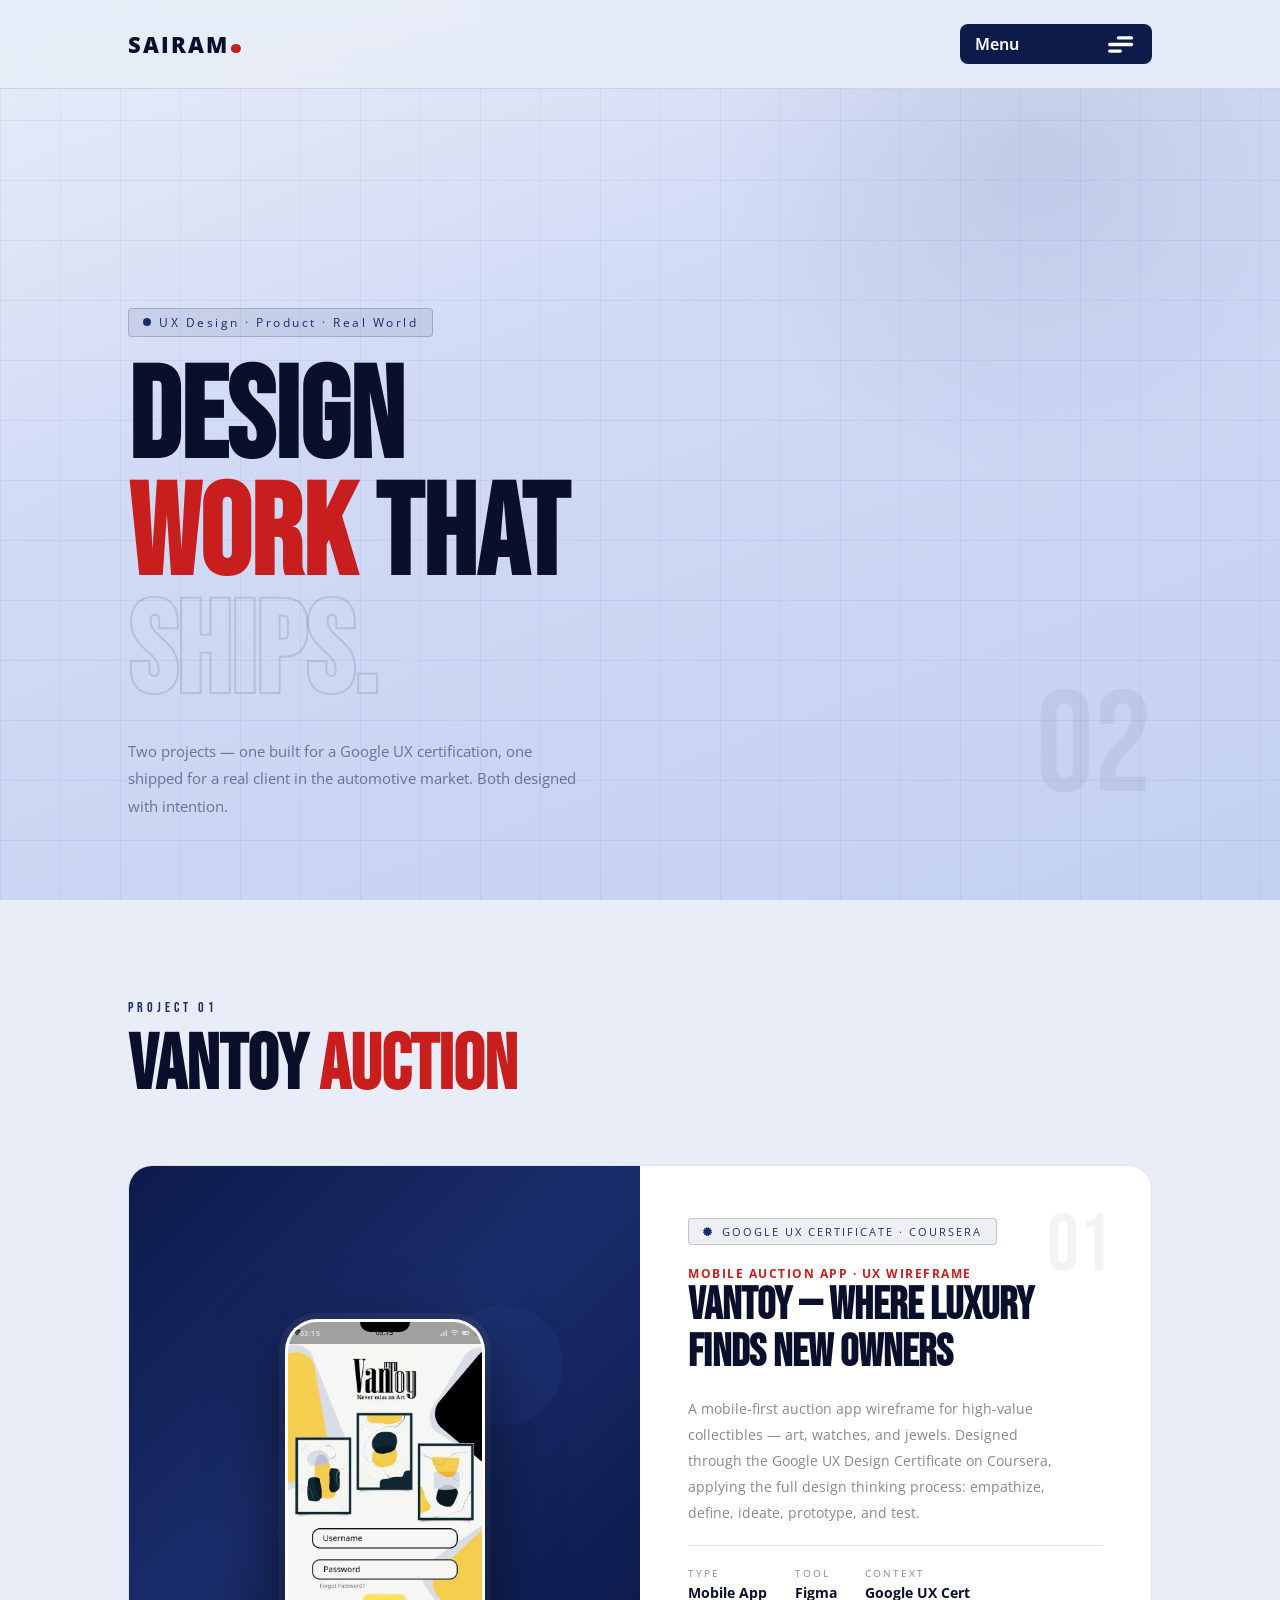
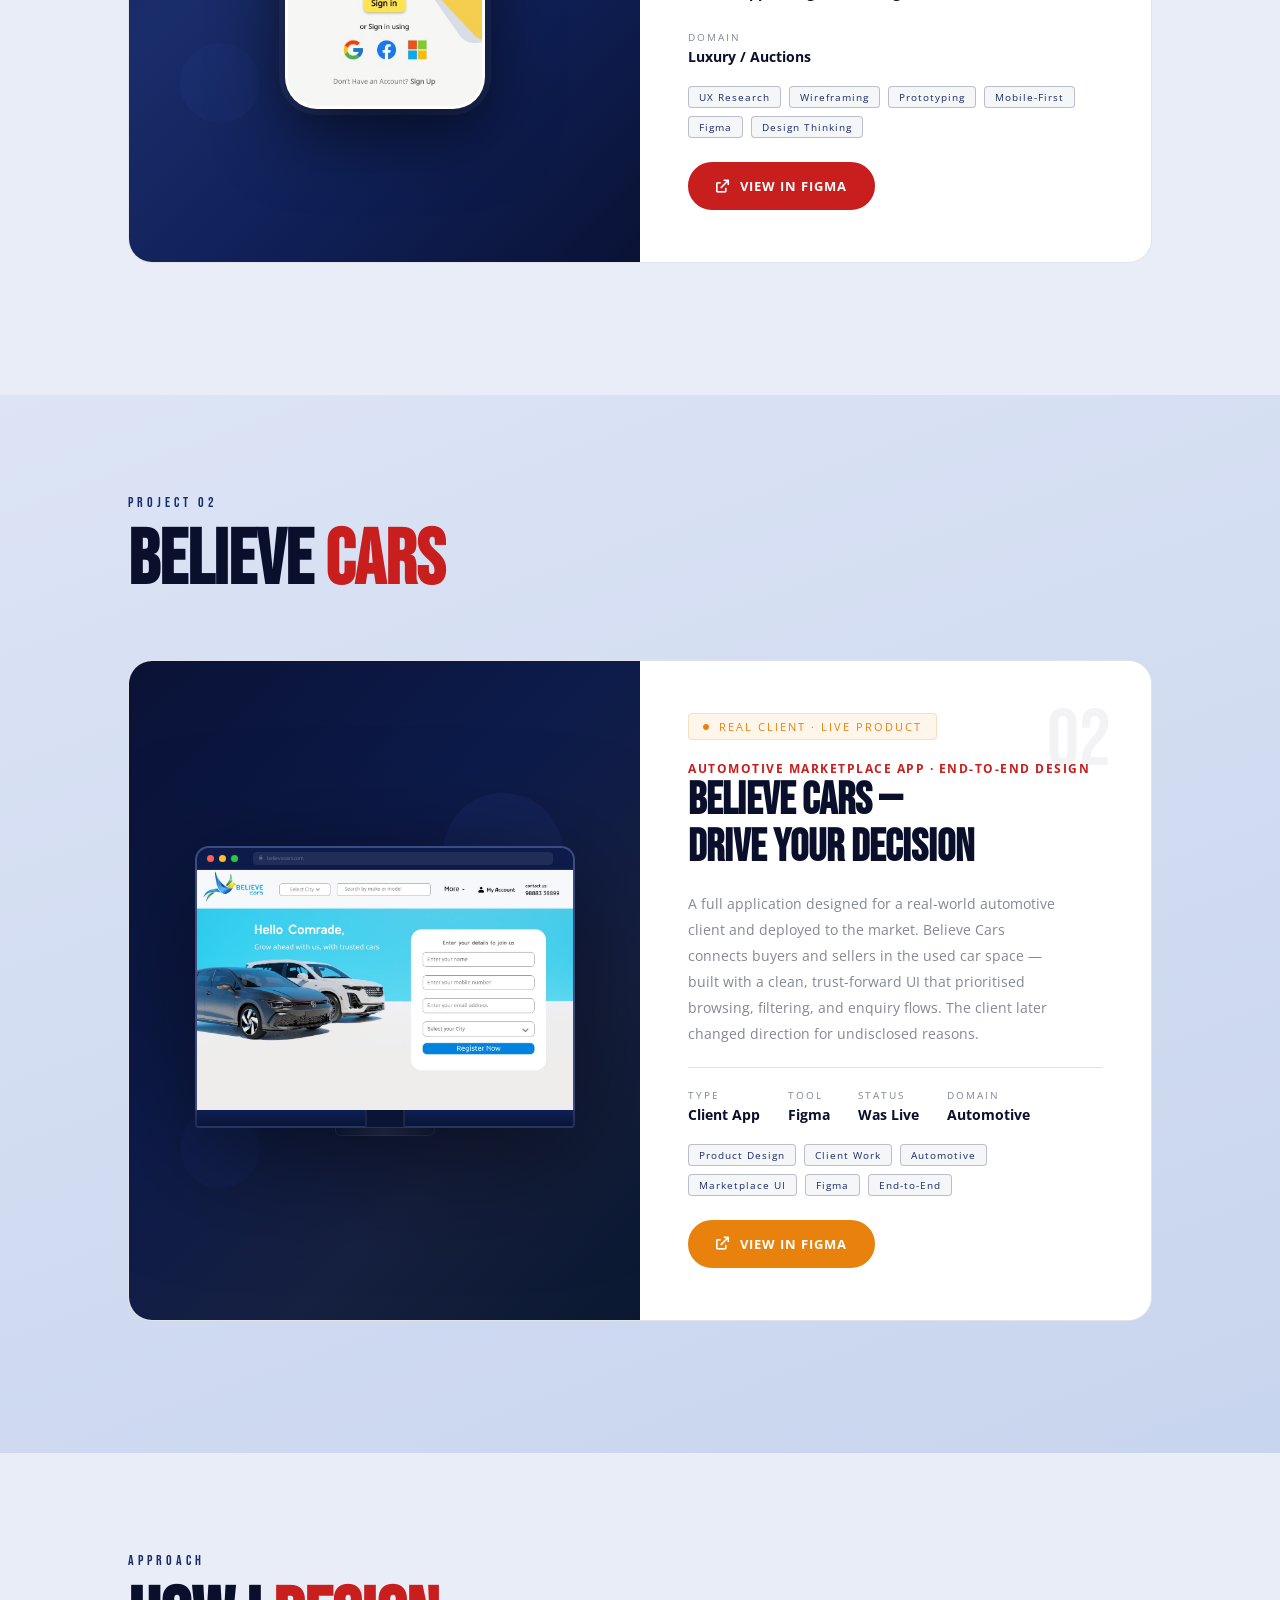
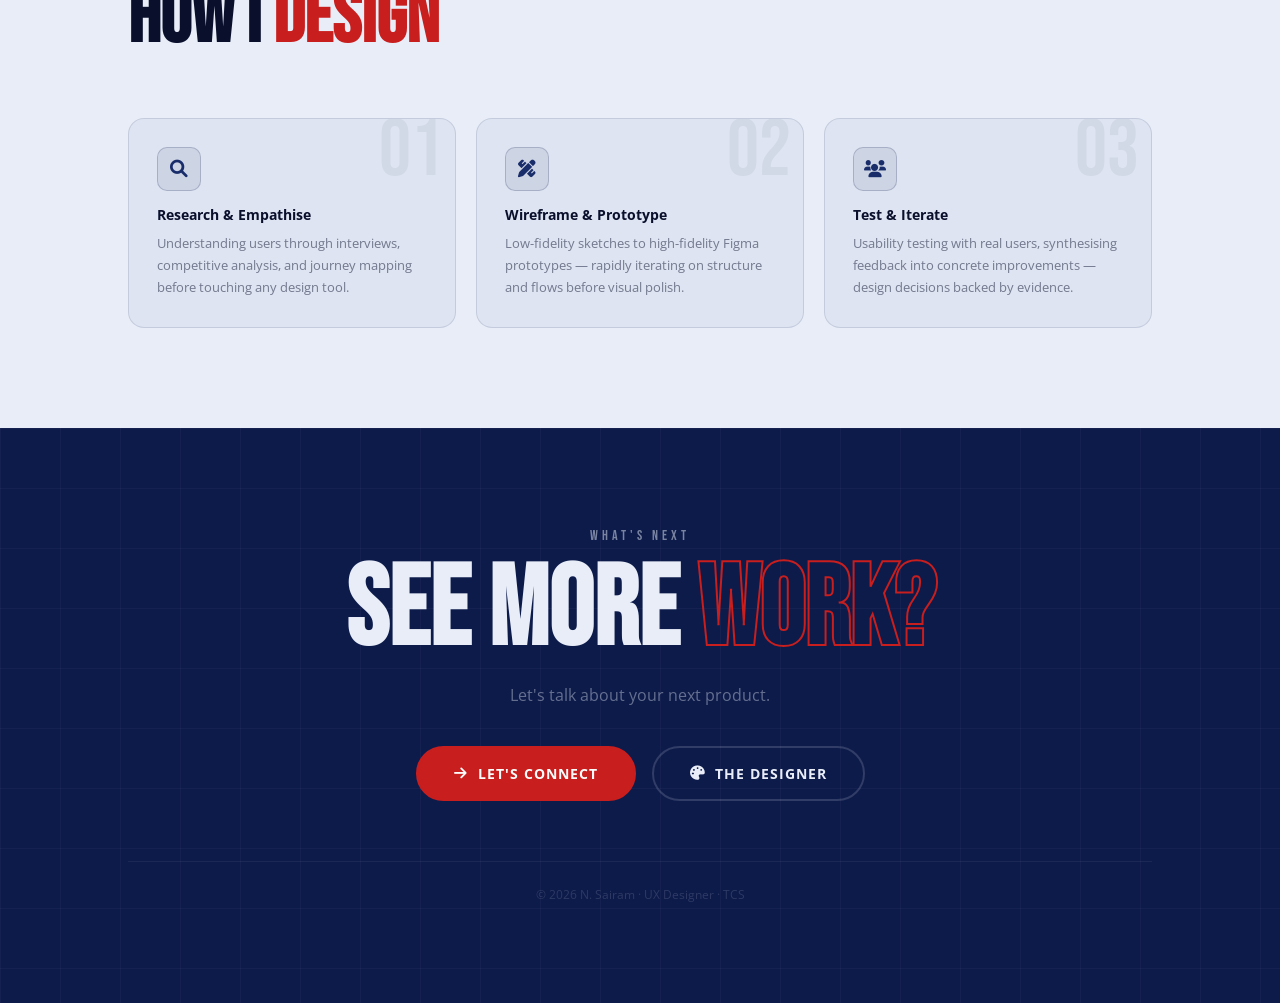
<file: portfolio.html>
<!DOCTYPE html>
<html lang="en">
<head>
  <meta charset="UTF-8">
  <meta name="viewport" content="width=device-width, initial-scale=1.0">
  <title>Sairam — Portfolio</title>
  <link rel="stylesheet" href="https://cdnjs.cloudflare.com/ajax/libs/font-awesome/6.0.0-beta3/css/all.min.css">
  <link rel="preconnect" href="https://fonts.googleapis.com">
  <link href="https://fonts.googleapis.com/css2?family=Bebas+Neue&family=DM+Sans:wght@300;400;600;700&family=Open+Sans:wght@400;600;700;800&display=swap" rel="stylesheet">

  <style>
    *, *::before, *::after { padding: 0; margin: 0; outline: none; border: none; box-sizing: border-box; }

    :root {
      --ink:    #0a0f2c;
      --paper:  #e8edf8;
      --red:    rgb(200, 30, 30);
      --navy:   #0d1b4b;
      --navy-mid: #1a2d6b;
      --navy-light: #2a4090;
      --muted:  rgba(10,15,44,0.5);
      --card:   rgba(13,27,75,0.05);
      --card-border: rgba(13,27,75,0.12);
    }

    html { scroll-behavior: smooth; }
    body { background: var(--paper); color: var(--ink); font-family: 'Open Sans', sans-serif; }

    /* ── HEADER ── */
    header {
      position: fixed; top: 0; left: 0; right: 0; z-index: 100;
      display: flex; align-items: center; justify-content: space-between;
      padding: 24px 10%;
      background: rgba(232,237,248,0.88);
      backdrop-filter: blur(12px);
      border-bottom: 1px solid var(--card-border);
    }
    .logo {
      font-family: 'Open Sans', sans-serif;
      font-size: 22px; font-weight: 800;
      letter-spacing: 2px; text-transform: uppercase;
      color: var(--ink); text-decoration: none;
    }
    .logo span { font-size: 48px; color: var(--red); line-height: 0.2; }

    .main { font-family: 'Open Sans', sans-serif; font-weight: 650; font-size: 16px; color: rgb(253,253,252); background-color: var(--navy); padding: 3px 15px; border-radius: 8px; display: flex; align-items: center; height: 2.5rem; width: 12rem; position: relative; cursor: pointer; justify-content: space-between; }
    .hamburger { display: flex; align-items: center; width: 35px; height: 35px; cursor: pointer; }
    .hamburger svg { height: 100%; width: 100%; transition: transform 600ms cubic-bezier(0.4,0,0.2,1); }
    .line { fill: none; stroke: rgb(253,253,252); stroke-linecap: round; stroke-linejoin: round; stroke-width: 3; transition: stroke-dasharray 600ms cubic-bezier(0.4,0,0.2,1), stroke-dashoffset 600ms cubic-bezier(0.4,0,0.2,1); }
    .line-top-bottom { stroke-dasharray: 12 63; }
    .inp { display: none; }
    .inp:not(:checked) + .hamburger svg { transform: rotate(-45deg); }
    .inp:not(:checked) + .hamburger svg .line-top-bottom { stroke-dasharray: 20 300; stroke-dashoffset: -32.42; }
    .menu-container { background-color: rgb(253,253,252); color: var(--navy); border-radius: 10px; position: absolute; width: 100%; left: 0; top: 130%; overflow: hidden; clip-path: inset(0% 0% 0% 0% round 10px); transition: all 0.4s; z-index: 100; }
    .menu-list { --delay: 0.2s; --trdelay: 0.15s; padding: 8px 10px; transition: background-color 0.2s; position: relative; transform: translateY(30px); opacity: 0; cursor: pointer; font-family: 'Open Sans', sans-serif; font-size: 15px; color: var(--navy); }
    .menu-list::after { content: ""; position: absolute; top: 100%; left: 50%; transform: translateX(-50%); height: 1px; background-color: rgba(0,0,0,0.1); width: 95%; }
    .menu-list:hover { background-color: rgb(223,223,233); }
    .inp:checked ~ .menu-container { clip-path: inset(10% 50% 90% 50% round 10px); }
    .inp:not(:checked) ~ .menu-container .menu-list { transform: translateY(0); opacity: 1; }
    .inp:not(:checked) ~ .menu-container .menu-list:nth-child(1) { transition: transform 0.2s var(--delay), opacity 0.2s var(--delay); }
    .inp:not(:checked) ~ .menu-container .menu-list:nth-child(2) { transition: transform 0.2s calc(var(--delay) + var(--trdelay)*1), opacity 0.2s calc(var(--delay) + var(--trdelay)*1); }
    .inp:not(:checked) ~ .menu-container .menu-list:nth-child(3) { transition: transform 0.2s calc(var(--delay) + var(--trdelay)*2), opacity 0.2s calc(var(--delay) + var(--trdelay)*2); }
    .inp:not(:checked) ~ .menu-container .menu-list:nth-child(4) { transition: transform 0.2s calc(var(--delay) + var(--trdelay)*3), opacity 0.2s calc(var(--delay) + var(--trdelay)*3); }

    /* ── HERO ── */
    .port-hero {
      min-height: 100vh;
      display: flex; flex-direction: column; justify-content: flex-end;
      padding: 0 10% 80px;
      position: relative; overflow: hidden;
      background: linear-gradient(160deg, #e8edf8 0%, #d0daf5 40%, #c4d0f0 100%);
    }
    .port-hero::before {
      content: '';
      position: absolute; inset: 0;
      background-image: linear-gradient(rgba(13,27,75,0.05) 1px, transparent 1px),
                        linear-gradient(90deg, rgba(13,27,75,0.05) 1px, transparent 1px);
      background-size: 60px 60px; pointer-events: none;
    }
    .port-hero::after {
      content: '';
      position: absolute; width: 700px; height: 700px; border-radius: 50%;
      background: radial-gradient(circle, rgba(13,27,75,0.08) 0%, transparent 65%);
      top: -200px; right: -100px; pointer-events: none;
    }
    .hero-eyebrow {
      display: inline-flex; align-items: center; gap: 8px;
      background: rgba(13,27,75,0.08); border: 1px solid rgba(13,27,75,0.2);
      color: var(--navy-mid); font-size: 0.72rem; letter-spacing: 2.5px;
      padding: 6px 14px; border-radius: 4px; width: fit-content;
      margin-bottom: 24px; position: relative; z-index: 1;
      opacity: 0; animation: bottomIn 1.2s ease forwards 0.2s;
    }
    .hero-eyebrow::before {
      content: ''; width: 8px; height: 8px; border-radius: 50%;
      background: var(--navy-mid); animation: blink 1.2s infinite;
    }
    .port-hero h1 {
      font-family: 'Bebas Neue', sans-serif;
      font-size: clamp(4rem, 10vw, 9rem);
      line-height: 0.92; color: var(--ink);
      position: relative; z-index: 1;
      opacity: 0; animation: bottomIn 1.2s ease forwards 0.3s;
    }
    .port-hero h1 span { color: var(--red); }
    .port-hero h1 .ghost {
      color: transparent; -webkit-text-stroke: 2px rgba(10,15,44,0.12);
    }
    .hero-sub {
      font-size: 0.95rem; color: var(--muted); line-height: 1.8;
      max-width: 460px; margin-top: 24px;
      position: relative; z-index: 1;
      opacity: 0; animation: bottomIn 1.2s ease forwards 0.4s;
    }
    .hero-count {
      position: absolute; bottom: 80px; right: 10%;
      font-family: 'Bebas Neue', sans-serif;
      font-size: 9rem; color: rgba(13,27,75,0.06);
      line-height: 1; pointer-events: none; z-index: 0;
    }

    /* ── SECTION ── */
    .section {
      padding: 100px 10%; position: relative; overflow: hidden;
    }
    .section-alt { background: linear-gradient(160deg, #dce4f5 0%, #c8d5ee 100%); }

    .qa-label {
      font-family: 'Bebas Neue', sans-serif;
      font-size: 0.85rem; letter-spacing: 4px;
      color: var(--navy-mid); text-transform: uppercase;
      margin-bottom: 12px; display: block;
    }
    .section-title {
      font-family: 'Bebas Neue', sans-serif;
      font-size: clamp(2.5rem, 6vw, 5rem);
      color: var(--ink); line-height: 1; margin-bottom: 60px;
    }
    .section-title span { color: var(--red); }

    /* ── PROJECT CARD ── */
    .project-card {
      display: grid;
      grid-template-columns: 1fr 1fr;
      gap: 0;
      border-radius: 24px;
      overflow: hidden;
      border: 1px solid var(--card-border);
      background: #fff;
      margin-bottom: 32px;
      transition: transform 0.4s ease, box-shadow 0.4s ease;
    }
    .project-card:hover {
      transform: translateY(-6px);
      box-shadow: 0 24px 80px rgba(13,27,75,0.12);
    }
    .project-card.reverse { direction: rtl; }
    .project-card.reverse > * { direction: ltr; }

    /* Visual panel */
    .proj-visual {
      position: relative; overflow: hidden;
      min-height: 480px;
      display: flex; align-items: center; justify-content: center;
    }
    .proj-visual-vantoy {
      background: linear-gradient(135deg, #0d1b4b 0%, #1a2d6b 40%, #0f1f55 70%, #0a1235 100%);
    }
    .proj-visual-cars {
      background: linear-gradient(135deg, #0a1235 0%, #0d1b4b 40%, #162040 70%, #0a1830 100%);
    }

    /* ── PHONE MOCKUP with real image ── */
    .phone-mockup {
      width: 200px; height: 390px;
      border-radius: 32px;
      border: 3px solid rgba(255,255,255,0.2);
      background: #fff;
      position: relative; overflow: hidden;
      box-shadow: 0 24px 70px rgba(0,0,0,0.6), inset 0 1px 0 rgba(255,255,255,0.15),
                  0 0 0 6px rgba(255,255,255,0.06);
    }
    .phone-mockup img {
      width: 100%; height: 100%;
      object-fit: cover; object-position: top center;
      display: block;
    }
    /* Status bar overlay */
    .phone-overlay-bar {
      position: absolute; top: 0; left: 0; right: 0;
      height: 22px;
      background: rgba(0,0,0,0.35);
      display: flex; align-items: center; justify-content: space-between;
      padding: 0 12px;
      font-size: 7px; color: rgba(255,255,255,0.8);
      font-family: 'Open Sans', sans-serif; font-weight: 600;
      letter-spacing: 0.5px;
    }
    .phone-notch-pill {
      width: 50px; height: 10px;
      background: #000; border-radius: 0 0 10px 10px;
      position: absolute; top: 0; left: 50%; transform: translateX(-50%);
    }

    /* ── DESKTOP MOCKUP with real image ── */
    .desktop-mockup {
      width: 380px;
      position: relative;
      filter: drop-shadow(0 24px 60px rgba(0,0,0,0.55));
    }
    .desktop-screen-wrap {
      background: #1a2d6b;
      border-radius: 14px 14px 0 0;
      border: 2.5px solid rgba(255,255,255,0.15);
      border-bottom: none;
      overflow: hidden;
      position: relative;
    }
    /* Mac-style top bar */
    .desktop-topbar {
      height: 22px;
      background: #0d1b4b;
      display: flex; align-items: center;
      padding: 0 10px; gap: 5px;
      border-bottom: 1px solid rgba(255,255,255,0.08);
      flex-shrink: 0;
    }
    .dt-dot { width: 7px; height: 7px; border-radius: 50%; }
    .dt-dot-r { background: #ff5f57; }
    .dt-dot-y { background: #febc2e; }
    .dt-dot-g { background: #28c840; }
    .desktop-url-bar {
      flex: 1; height: 13px; background: rgba(255,255,255,0.08);
      border-radius: 4px; margin: 0 10px;
      display: flex; align-items: center; padding: 0 6px;
      gap: 4px;
    }
    .url-text { font-size: 5px; color: rgba(255,255,255,0.35); font-family: 'Open Sans', sans-serif; }
    .desktop-content {
      width: 100%; height: 240px; overflow: hidden;
    }
    .desktop-content img {
      width: 100%; height: 100%;
      object-fit: cover; object-position: top center;
      display: block;
    }
    /* Stand */
    .desktop-stand {
      height: 18px;
      background: linear-gradient(to bottom, #0f1f55, #0a1535);
      border: 2.5px solid rgba(255,255,255,0.1);
      border-top: none;
      border-radius: 0 0 4px 4px;
      display: flex; align-items: center; justify-content: center;
    }
    .desktop-stand-neck {
      width: 40px; height: 18px;
      background: #0a1535;
      border-left: 2.5px solid rgba(255,255,255,0.08);
      border-right: 2.5px solid rgba(255,255,255,0.08);
    }
    .desktop-base {
      width: 100px; height: 8px;
      background: linear-gradient(to right, transparent, rgba(255,255,255,0.06), transparent);
      margin: 0 auto;
      border-radius: 0 0 6px 6px;
      border: 1px solid rgba(255,255,255,0.06);
      border-top: none;
    }

    /* Floating accent blobs */
    .blob {
      position: absolute; border-radius: 50%; pointer-events: none;
      animation: float 6s ease-in-out infinite;
    }
    .blob-1 { width: 120px; height: 120px; background: rgba(42,64,144,0.2); top: 20%; right: 15%; animation-delay: 0s; }
    .blob-2 { width: 80px; height: 80px; background: rgba(42,64,144,0.12); bottom: 20%; left: 10%; animation-delay: 2s; }

    /* Project info panel */
    .proj-info {
      padding: 52px 48px;
      display: flex; flex-direction: column; gap: 20px; justify-content: center;
      background: #fff;
    }
    .proj-badge {
      display: inline-flex; align-items: center; gap: 8px;
      font-size: 0.68rem; letter-spacing: 2px; text-transform: uppercase;
      padding: 5px 14px; border-radius: 4px; width: fit-content;
    }
    .proj-badge-blue { background: rgba(13,27,75,0.07); color: var(--navy-mid); border: 1px solid rgba(13,27,75,0.2); }
    .proj-badge-orange { background: rgba(232,130,12,0.08); color: #e8820c; border: 1px solid rgba(232,130,12,0.2); }

    .proj-number {
      font-family: 'Bebas Neue', sans-serif;
      font-size: 5rem; color: rgba(13,27,75,0.05); line-height: 1;
      position: absolute; right: 40px; top: 40px;
    }
    .proj-title-main {
      font-family: 'Bebas Neue', sans-serif;
      font-size: clamp(2rem, 3.5vw, 3rem);
      color: var(--ink); line-height: 1.05;
    }
    .proj-subtitle {
      font-size: 0.78rem; color: var(--red);
      letter-spacing: 1.5px; text-transform: uppercase;
      font-weight: 700;
    }
    .proj-desc {
      font-size: 0.9rem; color: var(--muted);
      line-height: 1.8; max-width: 380px;
    }
    .proj-divider { height: 1px; background: var(--card-border); }

    .proj-meta-row { display: flex; gap: 28px; flex-wrap: wrap; }
    .proj-meta-item { display: flex; flex-direction: column; gap: 3px; }
    .proj-meta-label { font-size: 0.62rem; color: var(--muted); letter-spacing: 2px; text-transform: uppercase; }
    .proj-meta-val { font-size: 0.85rem; font-weight: 700; color: var(--ink); }

    .proj-tags { display: flex; flex-wrap: wrap; gap: 8px; }
    .proj-tag {
      font-size: 0.62rem; letter-spacing: 1px;
      color: var(--navy-mid); border: 1px solid rgba(13,27,75,0.25);
      padding: 3px 10px; border-radius: 4px;
      background: rgba(13,27,75,0.04);
    }
    .proj-cta {
      display: inline-flex; align-items: center; gap: 10px;
      background: var(--red); color: #fdfcfc;
      font-size: 0.82rem; font-weight: 700; letter-spacing: 1px;
      text-transform: uppercase; text-decoration: none;
      padding: 13px 26px; border-radius: 100px;
      transition: 0.3s; border: 2px solid var(--red);
      width: fit-content; margin-top: 4px;
    }
    .proj-cta:hover { background: transparent; color: var(--red); }
    .proj-cta-ghost {
      display: inline-flex; align-items: center; gap: 10px;
      background: transparent; color: var(--ink);
      font-size: 0.82rem; font-weight: 700; letter-spacing: 1px;
      text-transform: uppercase; text-decoration: none;
      padding: 13px 26px; border-radius: 100px;
      transition: 0.3s; border: 2px solid rgba(10,15,44,0.15);
      width: fit-content; margin-top: 4px;
    }
    .proj-cta-ghost:hover { border-color: var(--ink); }
    .proj-cta-row { display: flex; gap: 12px; flex-wrap: wrap; align-items: center; }

    /* ── PROCESS SECTION ── */
    .process-grid { display: grid; grid-template-columns: repeat(3, 1fr); gap: 20px; margin-top: 20px; }
    .process-card {
      background: rgba(13,27,75,0.04); border: 1px solid var(--card-border);
      border-radius: 16px; padding: 28px;
      position: relative; overflow: hidden;
      transition: transform 0.3s, border-color 0.3s;
    }
    .process-card:hover { transform: translateY(-4px); border-color: rgba(13,27,75,0.25); }
    .process-card::before {
      content: attr(data-num);
      font-family: 'Bebas Neue', sans-serif;
      font-size: 5rem; color: rgba(13,27,75,0.06);
      position: absolute; right: 12px; top: -8px; line-height: 1;
    }
    .process-icon {
      width: 44px; height: 44px; border-radius: 10px;
      background: rgba(13,27,75,0.08); border: 1px solid rgba(13,27,75,0.2);
      display: flex; align-items: center; justify-content: center;
      font-size: 1.1rem; color: var(--navy-mid); margin-bottom: 14px;
    }
    .process-title {
      font-weight: 700; font-size: 0.9rem;
      color: var(--ink); margin-bottom: 8px;
    }
    .process-desc { font-size: 0.82rem; color: var(--muted); line-height: 1.7; }

    /* ── FOOTER CTA ── */
    .port-cta {
      background: var(--navy); text-align: center;
      padding: 100px 10%; position: relative; overflow: hidden;
    }
    .port-cta::before {
      content: '';
      position: absolute; inset: 0;
      background-image: linear-gradient(rgba(255,255,255,0.03) 1px, transparent 1px),
                        linear-gradient(90deg, rgba(255,255,255,0.03) 1px, transparent 1px);
      background-size: 60px 60px; pointer-events: none;
    }
    .cta-big {
      font-family: 'Bebas Neue', sans-serif;
      font-size: clamp(3rem, 9vw, 7rem); color: #e8edf8; line-height: 1; margin-bottom: 16px;
    }
    .cta-big span { color: transparent; -webkit-text-stroke: 2px var(--red); }
    .cta-sub { font-size: 1rem; color: rgba(232,237,248,0.4); margin-bottom: 40px; }
    .cta-row { display: flex; gap: 16px; justify-content: center; flex-wrap: wrap; }
    .cta-primary {
      display: inline-flex; align-items: center; gap: 10px;
      background: var(--red); color: #fdfcfc;
      font-size: 0.9rem; font-weight: 700; letter-spacing: 1px;
      text-transform: uppercase; text-decoration: none;
      padding: 16px 36px; border-radius: 100px;
      transition: 0.3s; border: 2px solid var(--red);
    }
    .cta-primary:hover { background: transparent; color: var(--red); }
    .cta-secondary {
      display: inline-flex; align-items: center; gap: 10px;
      background: transparent; color: #e8edf8;
      font-size: 0.9rem; font-weight: 700; letter-spacing: 1px;
      text-transform: uppercase; text-decoration: none;
      padding: 16px 36px; border-radius: 100px;
      transition: 0.3s; border: 2px solid rgba(255,255,255,0.15);
    }
    .cta-secondary:hover { border-color: #e8edf8; }
    .port-footer {
      margin-top: 60px; padding-top: 24px;
      border-top: 1px solid rgba(255,255,255,0.06);
      font-size: 0.75rem; color: rgba(232,237,248,0.15);
    }

    /* ── REVEAL ── */
    .reveal { opacity: 0; transform: translateY(40px); transition: opacity 0.8s ease, transform 0.8s ease; }
    .reveal.visible { opacity: 1; transform: translateY(0); }
    .reveal-delay-1 { transition-delay: 0.1s; } .reveal-delay-2 { transition-delay: 0.2s; }
    .reveal-delay-3 { transition-delay: 0.3s; } .reveal-delay-4 { transition-delay: 0.4s; }

    @keyframes bottomIn { from { transform: translateY(60px); opacity: 0; } to { transform: translateY(0); opacity: 1; } }
    @keyframes blink { 0%, 100% { opacity: 1; } 50% { opacity: 0; } }
    @keyframes float { 0%, 100% { transform: translateY(0px); } 50% { transform: translateY(-20px); } }

    @media (max-width: 900px) {
      .project-card { grid-template-columns: 1fr; }
      .project-card.reverse { direction: ltr; }
      .proj-visual { min-height: 300px; }
      .desktop-mockup { width: 280px; }
      .desktop-content { height: 180px; }
      .process-grid { grid-template-columns: 1fr; }
      header { padding: 20px 5%; }
      .section { padding: 60px 5%; }
      .port-hero { padding: 0 5% 60px; }
      .proj-info { padding: 36px 28px; }
    }
  </style>
</head>
<body>

  <!-- HEADER -->
  <header>
    <a class="logo" href="index.html">Sairam<span>.</span></a>
    <label class="main">
      Menu
      <input class="inp" checked type="checkbox" />
      <div class="hamburger">
        <svg viewBox="0 0 32 32">
          <path class="line line-top-bottom" d="M27 10 13 10C10.8 10 9 8.2 9 6 9 3.5 10.8 2 13 2 15.2 2 17 3.8 17 6L17 26C17 28.2 18.8 30 21 30 23.2 30 25 28.2 25 26 25 23.8 23.2 22 21 22L7 22"></path>
          <path class="line" d="M7 16 27 16"></path>
        </svg>
      </div>
      <section class="menu-container">
        <div class="menu-list" onclick="window.location='index.html'">Home</div>
        <div class="menu-list" onclick="window.location='designer.html'">The Designer</div>
        <div class="menu-list" onclick="window.location='qaengineer.html'">The QA Engineer</div>
        <div class="menu-list" onclick="window.location='social.html'">Connect</div>
      </section>
    </label>
  </header>

  <!-- HERO -->
  <section class="port-hero">
    <span class="hero-eyebrow">UX Design · Product · Real World</span>
    <h1>
      Design<br>
      <span>Work</span> That<br>
      <span class="ghost">Ships.</span>
    </h1>
    <p class="hero-sub">Two projects — one built for a Google UX certification, one shipped for a real client in the automotive market. Both designed with intention.</p>
    <div class="hero-count">02</div>
  </section>

  <!-- PROJECT 1 — VANTOY -->
  <section class="section" id="vantoy">
    <span class="qa-label reveal">Project 01</span>
    <h2 class="section-title reveal">Vantoy <span>Auction</span></h2>

    <div class="project-card reveal">
      <!-- Visual: phone mockup with real screenshot -->
      <div class="proj-visual proj-visual-vantoy">
        <div class="blob blob-1"></div>
        <div class="blob blob-2"></div>
        <div class="phone-mockup">
          <div class="phone-notch-pill"></div>
          <div class="phone-overlay-bar">
            <span>03:15</span>
            <span style="display:flex;gap:3px;align-items:center">
              <i class="fas fa-signal" style="font-size:6px"></i>
              <i class="fas fa-wifi" style="font-size:6px"></i>
              <i class="fas fa-battery-three-quarters" style="font-size:6px"></i>
            </span>
          </div>
          <img src="[data-uri]" alt="Vantoy App Screenshot" />
        </div>
      </div>

      <!-- Info -->
      <div class="proj-info" style="position:relative">
        <span class="proj-number">01</span>
        <span class="proj-badge proj-badge-blue"><i class="fas fa-certificate" style="font-size:9px"></i> Google UX Certificate · Coursera</span>
        <div>
          <div class="proj-subtitle">Mobile Auction App · UX Wireframe</div>
          <h3 class="proj-title-main">Vantoy — Where Luxury<br>Finds New Owners</h3>
        </div>
        <p class="proj-desc">A mobile-first auction app wireframe for high-value collectibles — art, watches, and jewels. Designed through the Google UX Design Certificate on Coursera, applying the full design thinking process: empathize, define, ideate, prototype, and test.</p>
        <div class="proj-divider"></div>
        <div class="proj-meta-row">
          <div class="proj-meta-item"><span class="proj-meta-label">Type</span><span class="proj-meta-val">Mobile App</span></div>
          <div class="proj-meta-item"><span class="proj-meta-label">Tool</span><span class="proj-meta-val">Figma</span></div>
          <div class="proj-meta-item"><span class="proj-meta-label">Context</span><span class="proj-meta-val">Google UX Cert</span></div>
          <div class="proj-meta-item"><span class="proj-meta-label">Domain</span><span class="proj-meta-val">Luxury / Auctions</span></div>
        </div>
        <div class="proj-tags">
          <span class="proj-tag">UX Research</span>
          <span class="proj-tag">Wireframing</span>
          <span class="proj-tag">Prototyping</span>
          <span class="proj-tag">Mobile-First</span>
          <span class="proj-tag">Figma</span>
          <span class="proj-tag">Design Thinking</span>
        </div>
        <div class="proj-cta-row">
          <a href="https://www.figma.com/design/yGu4R2PEMeLUCGNDaSiQNH/Sairam-Natesan-s-team-library?node-id=2219-2&t=m6HT9ikSegzLFWqe-1" target="_blank" class="proj-cta">
            <i class="fas fa-arrow-up-right-from-square"></i> View in Figma
          </a>
        </div>
      </div>
    </div>
  </section>

  <!-- PROJECT 2 — BELIEVE CARS -->
  <section class="section section-alt" id="believe-cars">
    <span class="qa-label reveal">Project 02</span>
    <h2 class="section-title reveal">Believe <span>Cars</span></h2>

    <div class="project-card reverse reveal">
      <!-- Info -->
      <div class="proj-info" style="position:relative">
        <span class="proj-number">02</span>
        <span class="proj-badge proj-badge-orange"><i class="fas fa-circle" style="font-size:6px"></i> Real Client · Live Product</span>
        <div>
          <div class="proj-subtitle">Automotive Marketplace App · End-to-End Design</div>
          <h3 class="proj-title-main">Believe Cars —<br>Drive Your Decision</h3>
        </div>
        <p class="proj-desc">A full application designed for a real-world automotive client and deployed to the market. Believe Cars connects buyers and sellers in the used car space — built with a clean, trust-forward UI that prioritised browsing, filtering, and enquiry flows. The client later changed direction for undisclosed reasons.</p>
        <div class="proj-divider"></div>
        <div class="proj-meta-row">
          <div class="proj-meta-item"><span class="proj-meta-label">Type</span><span class="proj-meta-val">Client App</span></div>
          <div class="proj-meta-item"><span class="proj-meta-label">Tool</span><span class="proj-meta-val">Figma</span></div>
          <div class="proj-meta-item"><span class="proj-meta-label">Status</span><span class="proj-meta-val">Was Live</span></div>
          <div class="proj-meta-item"><span class="proj-meta-label">Domain</span><span class="proj-meta-val">Automotive</span></div>
        </div>
        <div class="proj-tags">
          <span class="proj-tag">Product Design</span>
          <span class="proj-tag">Client Work</span>
          <span class="proj-tag">Automotive</span>
          <span class="proj-tag">Marketplace UI</span>
          <span class="proj-tag">Figma</span>
          <span class="proj-tag">End-to-End</span>
        </div>
        <div class="proj-cta-row">
          <a href="https://www.figma.com/design/62Stsy0QEQhJqAQ0nlx5Mo/Believe-Cars?node-id=26-2&t=HXDPOxMPXyyEh5Ak-1" target="_blank" class="proj-cta" style="background:#e8820c;border-color:#e8820c;color:#fff">
            <i class="fas fa-arrow-up-right-from-square"></i> View in Figma
          </a>
        </div>
      </div>

      <!-- Visual: desktop mockup with real screenshot -->
      <div class="proj-visual proj-visual-cars">
        <div class="blob blob-1" style="background:rgba(42,64,144,0.18)"></div>
        <div class="blob blob-2" style="background:rgba(42,64,144,0.1)"></div>
        <div class="desktop-mockup">
          <div class="desktop-screen-wrap">
            <div class="desktop-topbar">
              <div class="dt-dot dt-dot-r"></div>
              <div class="dt-dot dt-dot-y"></div>
              <div class="dt-dot dt-dot-g"></div>
              <div class="desktop-url-bar">
                <i class="fas fa-lock" style="font-size:4px;color:rgba(255,255,255,0.25)"></i>
                <span class="url-text">believecars.com</span>
              </div>
            </div>
            <div class="desktop-content">
              <img src="[data-uri]" alt="Believe Cars Website Screenshot" />
            </div>
          </div>
          <div class="desktop-stand">
            <div class="desktop-stand-neck"></div>
          </div>
          <div class="desktop-base"></div>
        </div>
      </div>
    </div>
  </section>

  <!-- DESIGN PROCESS -->
  <section class="section" id="process">
    <span class="qa-label reveal">Approach</span>
    <h2 class="section-title reveal">How I <span>Design</span></h2>
    <div class="process-grid">
      <div class="process-card reveal reveal-delay-1" data-num="01">
        <div class="process-icon"><i class="fas fa-magnifying-glass"></i></div>
        <div class="process-title">Research & Empathise</div>
        <p class="process-desc">Understanding users through interviews, competitive analysis, and journey mapping before touching any design tool.</p>
      </div>
      <div class="process-card reveal reveal-delay-2" data-num="02">
        <div class="process-icon"><i class="fas fa-pencil-ruler"></i></div>
        <div class="process-title">Wireframe & Prototype</div>
        <p class="process-desc">Low-fidelity sketches to high-fidelity Figma prototypes — rapidly iterating on structure and flows before visual polish.</p>
      </div>
      <div class="process-card reveal reveal-delay-3" data-num="03">
        <div class="process-icon"><i class="fas fa-users"></i></div>
        <div class="process-title">Test & Iterate</div>
        <p class="process-desc">Usability testing with real users, synthesising feedback into concrete improvements — design decisions backed by evidence.</p>
      </div>
    </div>
  </section>

  <!-- CTA -->
  <section class="port-cta">
    <span class="qa-label reveal" style="display:block;text-align:center;margin-bottom:12px;color:rgba(232,237,248,0.5)">What's Next</span>
    <h2 class="cta-big reveal">See More <span>Work?</span></h2>
    <p class="cta-sub reveal">Let's talk about your next product.</p>
    <div class="cta-row reveal">
      <a href="connect.html" class="cta-primary"><i class="fas fa-arrow-right"></i> Let's Connect</a>
      <a href="designer.html" class="cta-secondary"><i class="fas fa-palette"></i> The Designer</a>
    </div>
    <p class="port-footer reveal">© 2026 N. Sairam · UX Designer · TCS</p>
  </section>

  <script>
    const reveals = document.querySelectorAll('.reveal');
    const observer = new IntersectionObserver((entries) => {
      entries.forEach(entry => { if (entry.isIntersecting) entry.target.classList.add('visible'); });
    }, { threshold: 0.1 });
    reveals.forEach(el => observer.observe(el));
  </script>

</body>
</html>
</file>
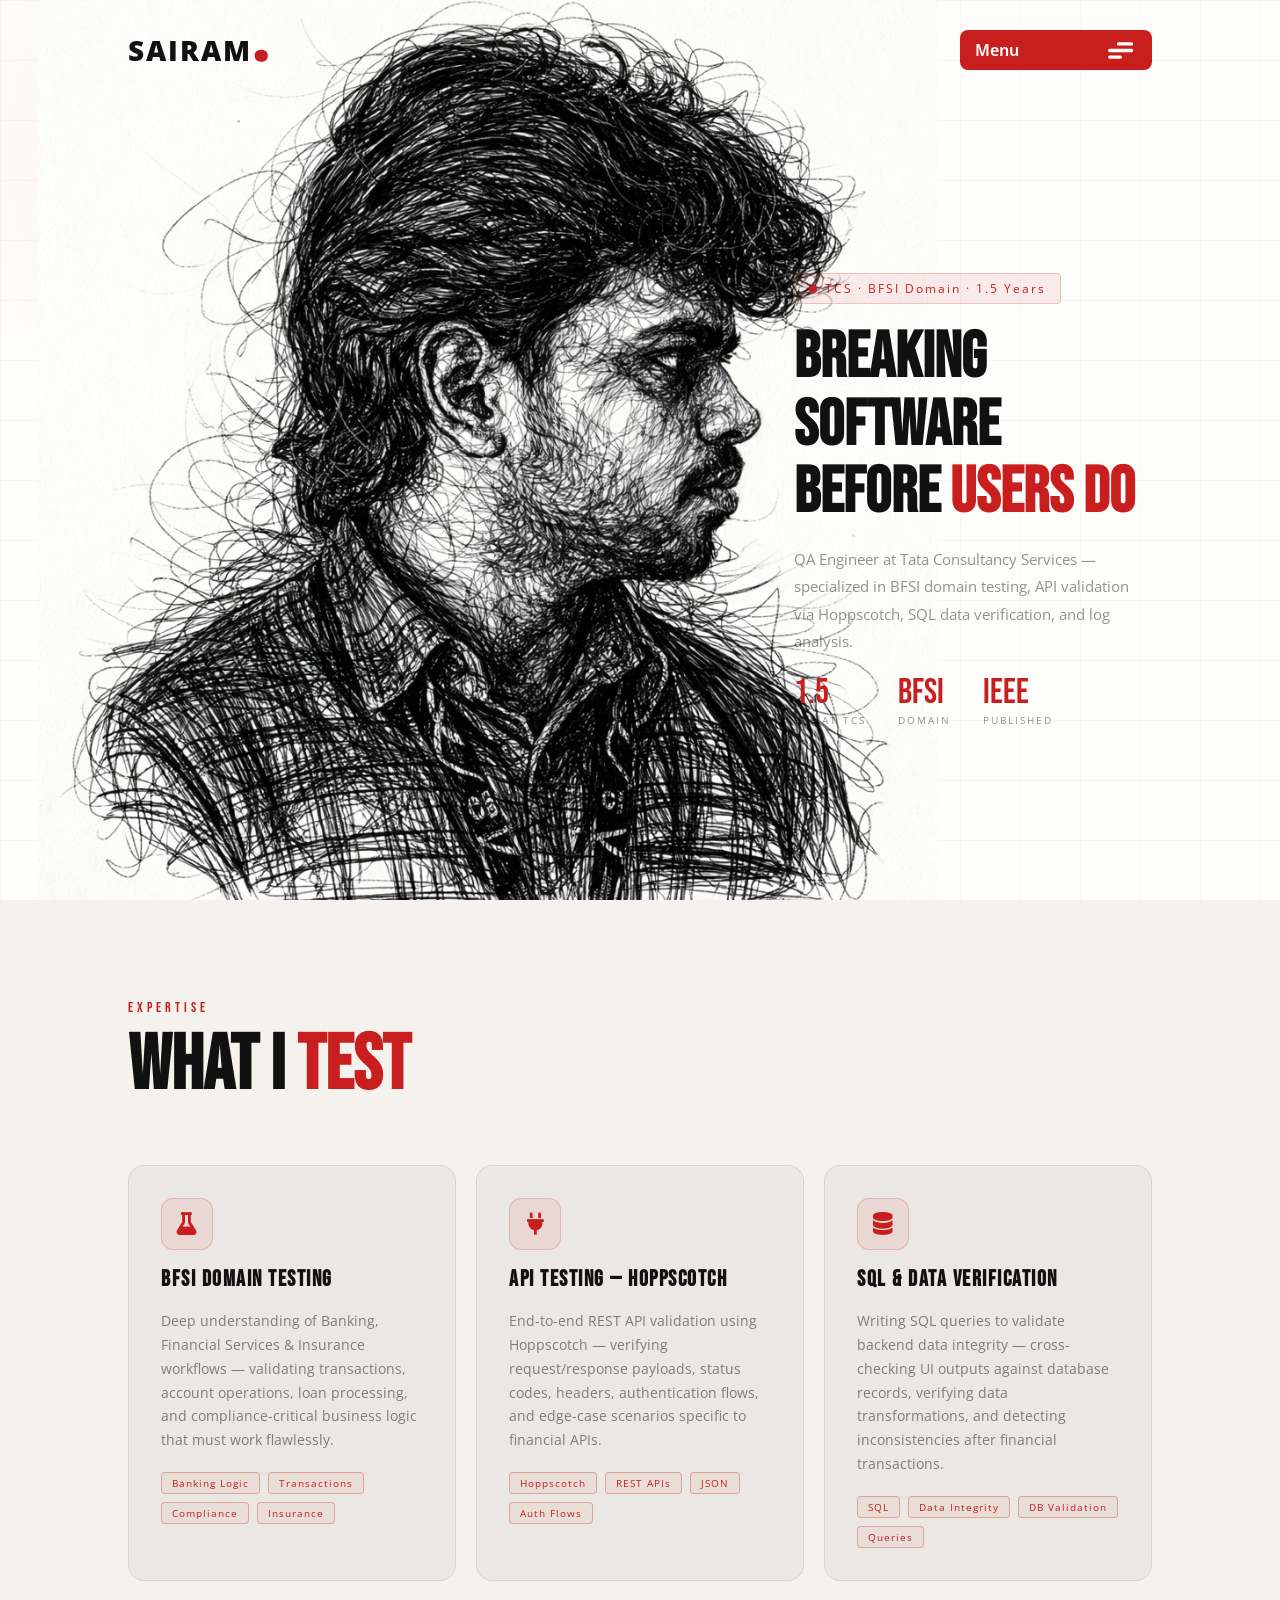
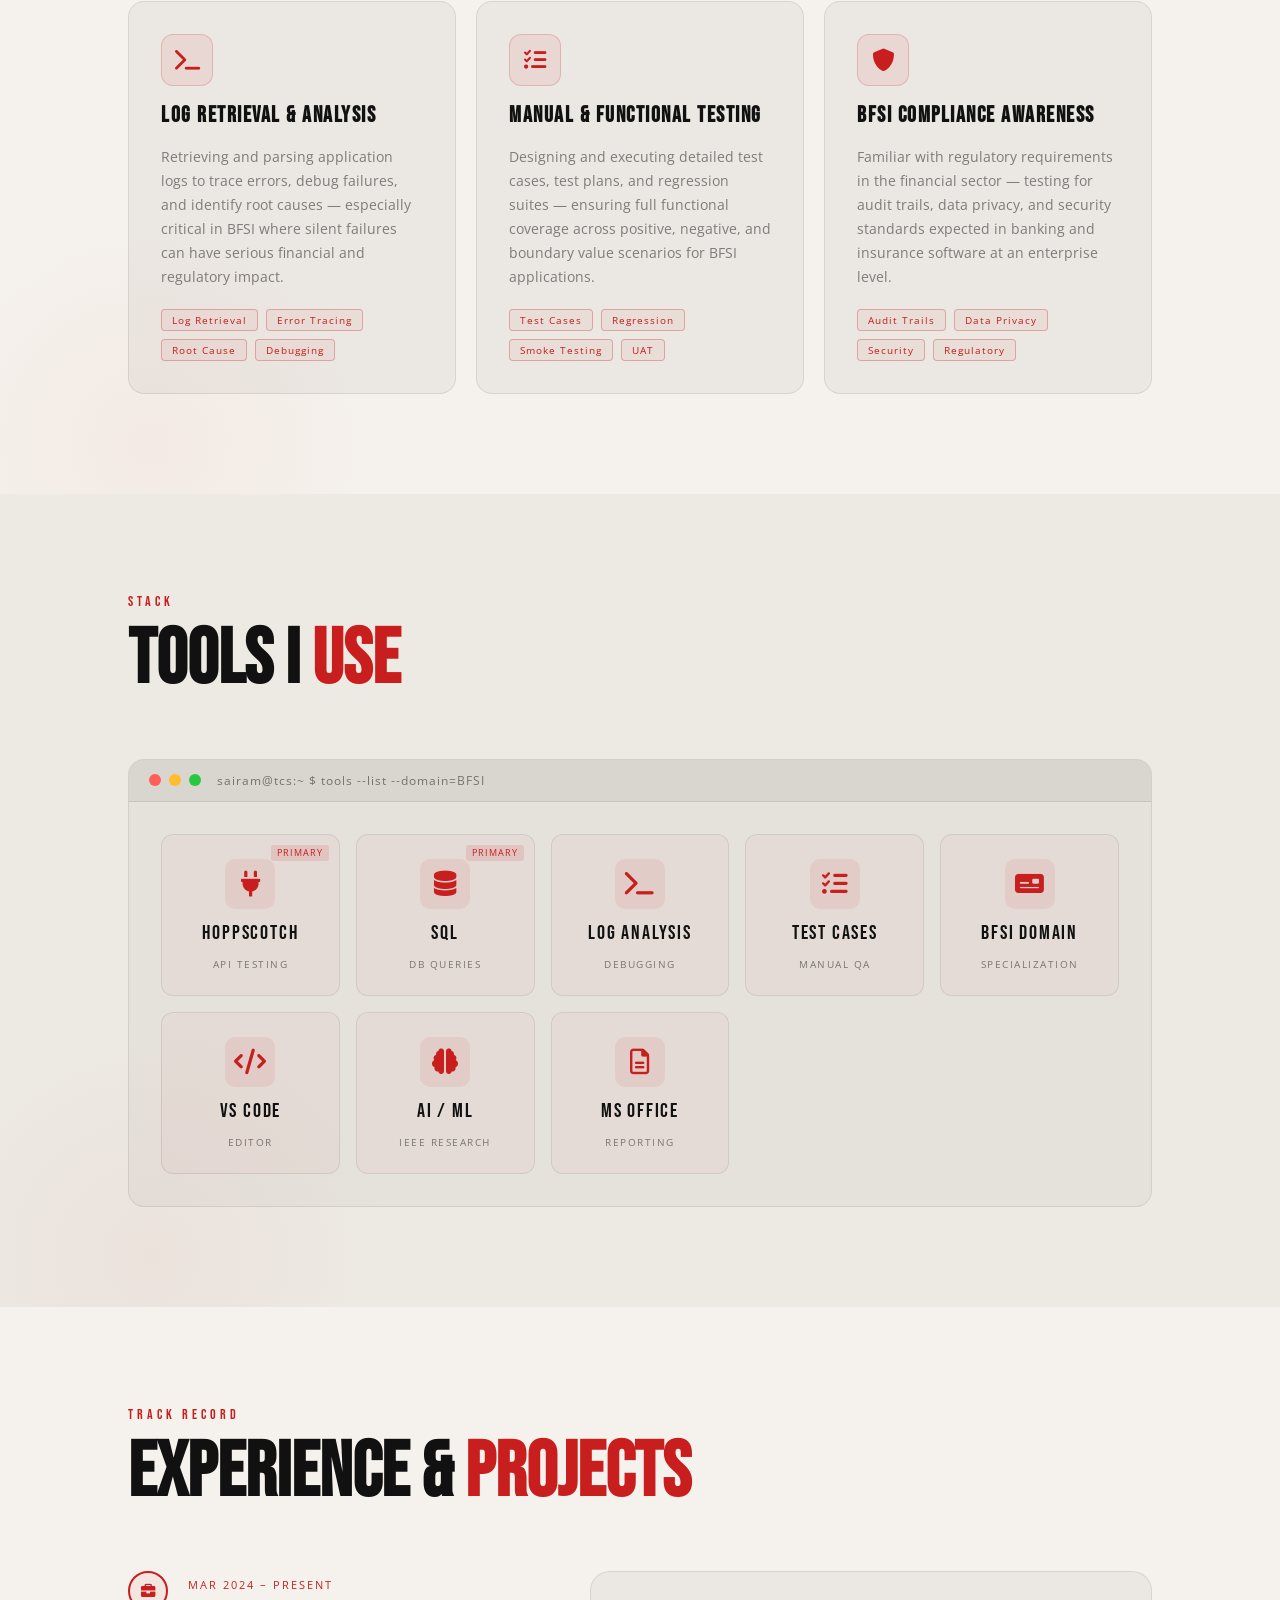
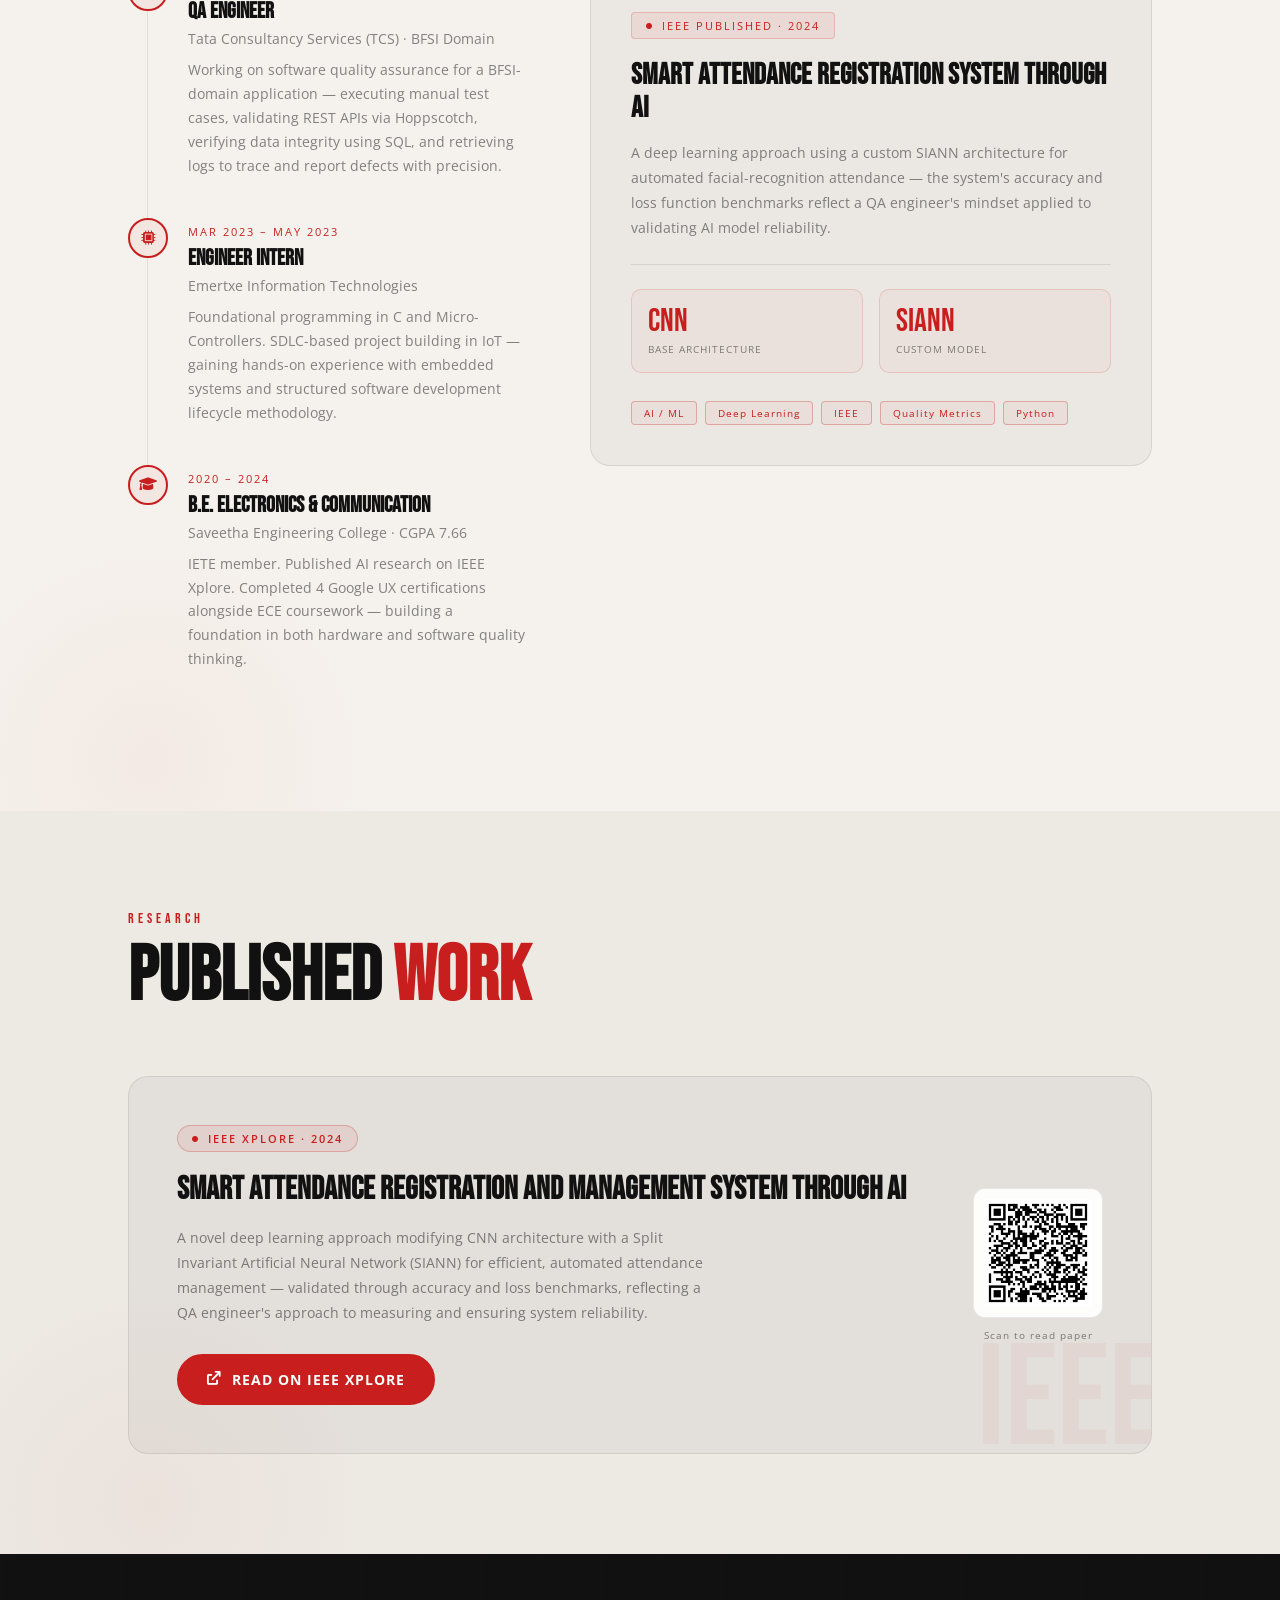
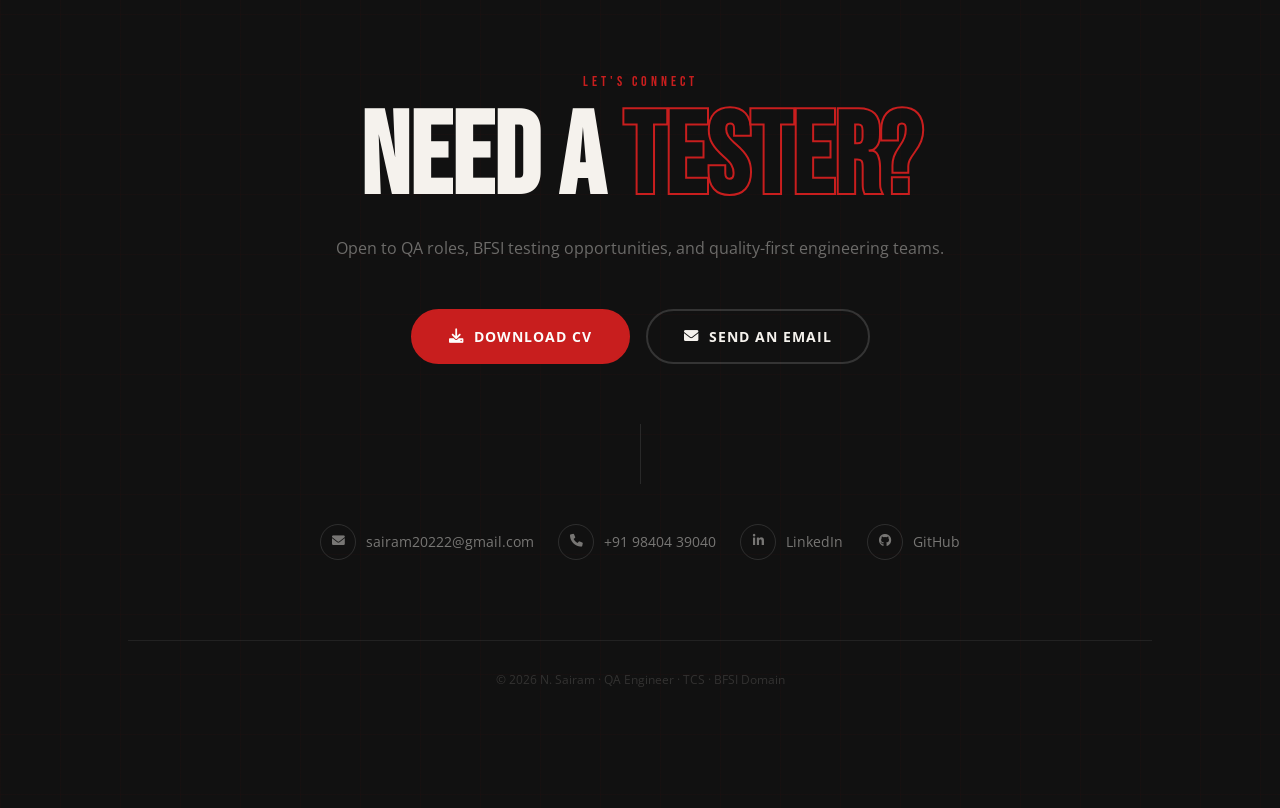
<file: qaengineer.html>
<!DOCTYPE html>
<html lang="en">
 
<head>
  <meta charset="UTF-8">
  <meta name="viewport" content="width=device-width, initial-scale=1.0">
  <title>Sairam — The QA Engineer</title>
  <link rel="stylesheet" href="https://cdnjs.cloudflare.com/ajax/libs/font-awesome/6.0.0-beta3/css/all.min.css">
  <link rel="preconnect" href="https://fonts.googleapis.com">
  <link href="https://fonts.googleapis.com/css2?family=Bebas+Neue&family=DM+Sans:wght@300;400;600;700&family=Open+Sans:wght@400;600;800&display=swap" rel="stylesheet">
 
  <style>
    *, *::before, *::after { padding: 0; margin: 0; outline: none; border: none; box-sizing: border-box; }
 
    :root {
      --ink:    #111111;
      --paper:  #f5f2ed;
      --red:    rgb(200, 30, 30);
      --navy:   #1c1c1e;
      --muted:  rgba(17,17,17,0.45);
      /* Light section colors */
      --ls-bg:      #f5f2ed;
      --ls-bg-alt:  #edeae4;
      --ls-text:    #111111;
      --ls-muted:   rgba(17,17,17,0.5);
      --ls-border:  rgba(17,17,17,0.1);
      --ls-card:    rgba(17,17,17,0.04);
      --ls-card-border: rgba(17,17,17,0.09);
    }
 
    html { scroll-behavior: smooth; }
    body { background-color: rgb(253, 253, 252); }
 
    #hero { background-color: rgb(253, 253, 252); }
 
    .header-logo        { color: var(--ink); }
    .content h1         { color: var(--ink); }
    .content h3         { color: var(--ink); }
    h1 span             { color: var(--red); }
    .header-logo span   { color: var(--red); }
    .nav-item           { color: var(--ink); }
    .nav-item:hover     { color: var(--red); }
    .social-section i   { border-color: var(--ink); color: var(--ink); background-color: transparent; }
    .cta-2              { color: var(--ink); border: 2px solid var(--ink); }
    .content p          { color: rgba(17,17,17,0.5); }
 
    /* ── HERO ── */
    #hero-qa {
      position: relative;
      height: 100vh;
      overflow: hidden;
      background-color: rgb(253, 253, 252);
    }
    #hero-qa::before {
      content: '';
      position: absolute;
      inset: 0;
      background-image: linear-gradient(rgba(200,30,30,0.04) 1px, transparent 1px),
                        linear-gradient(90deg, rgba(200,30,30,0.04) 1px, transparent 1px);
      background-size: 60px 60px;
      pointer-events: none;
      z-index: 0;
    }
    #hero-qa::after {
      content: '';
      position: absolute;
      width: 700px; height: 700px; border-radius: 50%;
      background: radial-gradient(circle, rgba(200,30,30,0.05) 0%, transparent 65%);
      top: -200px; left: -100px;
      pointer-events: none; z-index: 0;
    }
 
    .bg-layer-qa { position: absolute; inset: 0; z-index: 1; pointer-events: none; }
 
    /* IMAGE: pinned to left side */
    .hero-img-qa {
      position: absolute;
      bottom: 0;
      left: 3%;
      height: 100vh;
      width: auto;
      object-fit: cover;
      z-index: 1;
      opacity: 0;
      animation: slideInFromLeft 1.2s cubic-bezier(0.4, 0, 0.2, 1) 0.3s forwards;
    }
 
    /* Header */
    header {
      position: relative;
      z-index: 10;
      display: flex;
      align-items: center;
      justify-content: space-between;
      padding: 30px 10%;
      opacity: 0;
      animation: topIn 1.4s ease-in-out 0.2s forwards;
    }
 
    .header-logo-qa {
      font-family: 'Open Sans', sans-serif;
      font-size: 28px;
      font-weight: 800;
      letter-spacing: 2px;
      text-transform: uppercase;
      color: var(--ink);
      text-decoration: none;
    }
    .header-logo-qa span {
      font-size: 64px;
      color: var(--red);
      line-height: 0.2;
    }
 
    .main > .inp { display: none; }
    .main {
      font-family: 'Open Sans', sans-serif;
      font-weight: 650;
      font-size: 16px;
      color: rgb(253, 253, 252);
      background-color: var(--red);
      padding: 3px 15px;
      border-radius: 8px;
      display: flex;
      align-items: center;
      height: 2.5rem;
      width: 12rem;
      position: relative;
      cursor: pointer;
      justify-content: space-between;
    }
    .hamburger { display: flex; align-items: center; width: 35px; height: 35px; cursor: pointer; }
    .hamburger svg { height: 100%; width: 100%; transition: transform 600ms cubic-bezier(0.4,0,0.2,1); }
    .line { fill: none; stroke: rgb(253, 253, 252); stroke-linecap: round; stroke-linejoin: round; stroke-width: 3; transition: stroke-dasharray 600ms cubic-bezier(0.4,0,0.2,1), stroke-dashoffset 600ms cubic-bezier(0.4,0,0.2,1); }
    .line-top-bottom { stroke-dasharray: 12 63; }
    .inp:not(:checked) + .hamburger svg { transform: rotate(-45deg); }
    .inp:not(:checked) + .hamburger svg .line-top-bottom { stroke-dasharray: 20 300; stroke-dashoffset: -32.42; }
    .menu-container {
      background-color: rgb(253, 253, 252);
      color: var(--red);
      border-radius: 10px;
      position: absolute;
      width: 100%;
      left: 0;
      top: 130%;
      overflow: hidden;
      clip-path: inset(0% 0% 0% 0% round 10px);
      transition: all 0.4s;
      z-index: 100;
    }
    .menu-list {
      --delay: 0.2s; --trdelay: 0.15s;
      padding: 8px 10px;
      transition: background-color 0.2s;
      position: relative;
      transform: translateY(30px);
      opacity: 0;
      cursor: pointer;
      font-family: 'Open Sans', sans-serif;
      font-size: 15px;
    }
    .menu-list::after {
      content: "";
      position: absolute;
      top: 100%; left: 50%;
      transform: translateX(-50%);
      height: 1px;
      background-color: rgba(0,0,0,0.1);
      width: 95%;
    }
    .menu-list:hover { background-color: rgb(223,223,223); }
    .inp:checked ~ .menu-container { clip-path: inset(10% 50% 90% 50% round 10px); }
    .inp:not(:checked) ~ .menu-container .menu-list { transform: translateY(0); opacity: 1; }
    .inp:not(:checked) ~ .menu-container .menu-list:nth-child(1) { transition: transform 0.2s var(--delay), opacity 0.2s var(--delay); }
    .inp:not(:checked) ~ .menu-container .menu-list:nth-child(2) { transition: transform 0.2s calc(var(--delay) + var(--trdelay)*1), opacity 0.2s calc(var(--delay) + var(--trdelay)*1); }
    .inp:not(:checked) ~ .menu-container .menu-list:nth-child(3) { transition: transform 0.2s calc(var(--delay) + var(--trdelay)*2), opacity 0.2s calc(var(--delay) + var(--trdelay)*2); }
    .inp:not(:checked) ~ .menu-container .menu-list:nth-child(4) { transition: transform 0.2s calc(var(--delay) + var(--trdelay)*3), opacity 0.2s calc(var(--delay) + var(--trdelay)*3); }
 
    /* ── HERO CONTENT ── */
    /* Removed margin-left:auto — content now sits centered-right, closer to the image */
    .hero-content {
      position: relative;
      z-index: 2;
      padding: 0 10%;
      height: calc(100vh - 100px);
      display: flex;
      flex-direction: column;
      justify-content: center;
      gap: 20px;
      max-width: 780px;
      margin-left: 52%;
    }
 
    .hero-tag {
      display: inline-flex;
      align-items: center;
      gap: 8px;
      background: rgba(200,30,30,0.08);
      border: 1px solid rgba(200,30,30,0.2);
      color: var(--red);
      font-family: 'Open Sans', sans-serif;
      font-size: 0.75rem;
      letter-spacing: 2px;
      padding: 6px 14px;
      border-radius: 4px;
      width: fit-content;
      opacity: 0;
      animation: bottomIn 1.4s ease-in-out 0.2s forwards;
    }
    .hero-tag::before {
      content: '';
      width: 8px; height: 8px;
      border-radius: 50%;
      background: var(--red);
      animation: blink 1.2s infinite;
    }
 
    .hero-h1 {
      font-family: 'Bebas Neue', sans-serif;
      font-size: clamp(2.8rem, 5vw, 4.5rem);
      line-height: 1.05;
      color: var(--ink);
      opacity: 0;
      animation: bottomIn 1.4s ease-in-out 0.3s forwards;
    }
    .hero-h1 span { color: var(--red); }
 
    .hero-p {
      font-family: 'Open Sans', sans-serif;
      font-size: 0.95rem;
      line-height: 1.8;
      color: var(--muted);
      max-width: 420px;
      opacity: 0;
      animation: bottomIn 1.4s ease-in-out 0.4s forwards;
    }
 
    .hero-stats {
      display: flex;
      gap: 32px;
      opacity: 0;
      animation: bottomIn 1.4s ease-in-out 0.45s forwards;
    }
    .stat-item { display: flex; flex-direction: column; gap: 2px; }
    .stat-num {
      font-family: 'Bebas Neue', sans-serif;
      font-size: 2.2rem;
      color: var(--red);
      line-height: 1;
    }
    .stat-label {
      font-family: 'Open Sans', sans-serif;
      font-size: 0.65rem;
      color: var(--muted);
      letter-spacing: 2px;
      text-transform: uppercase;
    }
 
    .hero-cta {
      opacity: 0;
      animation: bottomIn 1.4s ease-in-out 0.5s forwards;
    }
    .hero-btn {
      font-family: 'Open Sans', sans-serif;
      font-size: 15px;
      font-weight: 700;
      letter-spacing: 1px;
      text-transform: uppercase;
      background: var(--red);
      color: rgb(253, 253, 252);
      height: 50px;
      padding: 0 32px;
      border-radius: 6px;
      cursor: pointer;
      transition: 0.3s;
      border: 2px solid var(--red);
    }
    .hero-btn:hover { background: transparent; color: var(--red); }
 
    .hero-socials {
      display: flex;
      gap: 14px;
      opacity: 0;
      animation: bottomIn 1.4s ease-in-out 0.6s forwards;
    }
    .hero-socials i {
      font-size: 14px;
      border: 1px solid rgba(17,17,17,0.2);
      display: flex; align-items: center; justify-content: center;
      height: 20px; width: 20px;
      padding: 8px;
      border-radius: 50%;
      color: var(--muted);
      cursor: pointer;
      transition: 0.3s;
    }
    .hero-socials i:hover { color: var(--red); border-color: var(--red); transform: scale(1.1); }
 
    /* ── SHARED SECTION — NOW LIGHT ── */
    .qa-section { padding: 100px 10%; position: relative; overflow: hidden; }
    .qa-section-dark  { background: var(--ls-bg); }
    .qa-section-black { background: var(--ls-bg-alt); }
    .qa-section::before {
      content: '';
      position: absolute;
      width: 500px; height: 500px; border-radius: 50%;
      background: radial-gradient(circle, rgba(200,30,30,0.04) 0%, transparent 70%);
      bottom: -200px; left: -100px;
      pointer-events: none;
    }
 
    .qa-label {
      font-family: 'Bebas Neue', sans-serif;
      font-size: 0.85rem;
      letter-spacing: 4px;
      color: var(--red);
      text-transform: uppercase;
      margin-bottom: 12px;
      display: block;
    }
 
    .qa-heading {
      font-family: 'Bebas Neue', sans-serif;
      font-size: clamp(2.5rem, 6vw, 5rem);
      color: var(--ls-text);
      line-height: 1;
      margin-bottom: 60px;
    }
    .qa-heading span { color: var(--red); }
 
    /* ── SECTION 2: SKILLS ── */
    .skills-grid { display: grid; grid-template-columns: repeat(auto-fit, minmax(280px, 1fr)); gap: 20px; }
    .skill-card {
      background: var(--ls-card);
      border: 1px solid var(--ls-card-border);
      border-radius: 16px; padding: 32px;
      display: flex; flex-direction: column; gap: 16px;
      transition: all 0.35s ease; position: relative; overflow: hidden;
    }
    .skill-card::before {
      content: '';
      position: absolute; top: 0; left: 0; right: 0; height: 2px;
      background: linear-gradient(90deg, var(--red), transparent);
      transform: scaleX(0); transform-origin: left; transition: transform 0.4s ease;
    }
    .skill-card:hover { border-color: rgba(200,30,30,0.25); transform: translateY(-4px); }
    .skill-card:hover::before { transform: scaleX(1); }
    .skill-card-icon {
      width: 52px; height: 52px; border-radius: 12px;
      background: rgba(200,30,30,0.08); border: 1px solid rgba(200,30,30,0.2);
      display: flex; align-items: center; justify-content: center;
      font-size: 1.4rem; color: var(--red);
    }
    .skill-card-title {
      font-family: 'Bebas Neue', sans-serif;
      font-size: 1.4rem;
      color: var(--ls-text);
      letter-spacing: 1.5px;
    }
    .skill-card-desc {
      font-family: 'Open Sans', sans-serif;
      font-size: 0.88rem;
      color: var(--ls-muted);
      line-height: 1.7;
    }
    .skill-tags { display: flex; flex-wrap: wrap; gap: 8px; margin-top: 4px; }
    .skill-tag {
      font-family: 'Open Sans', sans-serif;
      font-size: 0.65rem; letter-spacing: 1px;
      color: var(--red);
      border: 1px solid rgba(200,30,30,0.3);
      padding: 3px 10px; border-radius: 4px;
      background: rgba(200,30,30,0.05);
    }
 
    /* ── SECTION 3: TOOLS ── */
    .tools-terminal {
      background: rgba(17,17,17,0.03);
      border: 1px solid var(--ls-card-border);
      border-radius: 16px; overflow: hidden;
    }
    .terminal-bar {
      background: rgba(17,17,17,0.06);
      padding: 12px 20px;
      display: flex; align-items: center; gap: 8px;
      border-bottom: 1px solid var(--ls-card-border);
    }
    .terminal-dot { width: 12px; height: 12px; border-radius: 50%; }
    .t-red { background: #ff5f57; } .t-amber { background: #febc2e; } .t-green { background: #28c840; }
    .terminal-title {
      font-family: 'Open Sans', sans-serif;
      font-size: 0.75rem;
      color: var(--ls-muted);
      margin-left: 8px;
      letter-spacing: 1px;
    }
    .terminal-body { padding: 32px; }
    .tools-qa-grid { display: grid; grid-template-columns: repeat(auto-fit, minmax(160px, 1fr)); gap: 16px; }
    .tool-qa-item {
      background: rgba(200,30,30,0.03);
      border: 1px solid var(--ls-card-border);
      border-radius: 12px; padding: 24px 16px;
      text-align: center;
      display: flex; flex-direction: column; align-items: center; gap: 12px;
      transition: all 0.3s ease; position: relative; overflow: hidden;
    }
    .tool-qa-item:hover {
      border-color: rgba(200,30,30,0.3);
      background: rgba(200,30,30,0.06);
      transform: translateY(-4px);
    }
    .tool-qa-icon {
      font-size: 1.6rem; width: 50px; height: 50px;
      background: rgba(200,30,30,0.08); border-radius: 10px;
      display: flex; align-items: center; justify-content: center;
      color: var(--red);
    }
    .tool-qa-name {
      font-family: 'Bebas Neue', sans-serif;
      font-size: 1.25rem;
      color: var(--ls-text);
      letter-spacing: 1.8px;
    }
    .tool-qa-type {
      font-family: 'Open Sans', sans-serif;
      font-size: 0.65rem;
      color: var(--ls-muted);
      letter-spacing: 1.5px;
      text-transform: uppercase;
    }
    .tool-qa-badge {
      position: absolute; top: 10px; right: 10px;
      font-family: 'Open Sans', sans-serif;
      font-size: 0.55rem; letter-spacing: 1px;
      background: rgba(200,30,30,0.12); color: var(--red);
      padding: 2px 6px; border-radius: 3px; text-transform: uppercase;
    }
 
    /* ── SECTION 4: EXPERIENCE ── */
    .exp-layout { display: grid; grid-template-columns: 1fr 1.4fr; gap: 60px; align-items: start; }
    .exp-timeline { display: flex; flex-direction: column; }
    .exp-item { display: flex; gap: 20px; padding-bottom: 40px; position: relative; }
    .exp-item:not(:last-child)::before {
      content: '';
      position: absolute; left: 19px; top: 40px; bottom: 0;
      width: 1px; background: var(--ls-card-border);
    }
    .exp-dot-wrap { flex-shrink: 0; }
    .exp-dot {
      width: 40px; height: 40px; border-radius: 50%;
      border: 2px solid var(--red);
      background: rgba(200,30,30,0.06);
      display: flex; align-items: center; justify-content: center;
      color: var(--red); font-size: 0.9rem; flex-shrink: 0;
    }
    .exp-body { flex: 1; padding-top: 6px; }
    .exp-period {
      font-family: 'Open Sans', sans-serif;
      font-size: 0.7rem; color: var(--red);
      letter-spacing: 2px; text-transform: uppercase;
      margin-bottom: 6px; display: block;
    }
    .exp-role {
      font-family: 'Bebas Neue', sans-serif;
      font-size: 1.4rem; color: var(--ls-text);
      margin-bottom: 4px;
    }
    .exp-company {
      font-family: 'Open Sans', sans-serif;
      font-size: 0.85rem; color: var(--ls-muted);
      margin-bottom: 10px;
    }
    .exp-desc {
      font-family: 'Open Sans', sans-serif;
      font-size: 0.88rem; color: var(--ls-muted); line-height: 1.7;
    }
 
    .exp-project-card {
      background: var(--ls-card);
      border: 1px solid var(--ls-card-border);
      border-radius: 20px; padding: 40px;
      position: sticky; top: 40px;
    }
    .proj-badge {
      display: inline-flex; align-items: center; gap: 8px;
      background: rgba(200,30,30,0.08); border: 1px solid rgba(200,30,30,0.2);
      color: var(--red);
      font-family: 'Open Sans', sans-serif;
      font-size: 0.7rem; letter-spacing: 2px;
      padding: 5px 14px; border-radius: 4px;
      margin-bottom: 20px; text-transform: uppercase;
    }
    .proj-title {
      font-family: 'Bebas Neue', sans-serif;
      font-size: 1.8rem; color: var(--ls-text);
      line-height: 1.15; margin-bottom: 14px;
    }
    .proj-desc {
      font-family: 'Open Sans', sans-serif;
      font-size: 0.9rem; color: var(--ls-muted);
      line-height: 1.75; margin-bottom: 24px;
    }
    .proj-divider { height: 1px; background: var(--ls-card-border); margin-bottom: 24px; }
    .proj-stat-row { display: grid; grid-template-columns: 1fr 1fr; gap: 16px; margin-bottom: 28px; }
    .proj-stat {
      background: rgba(200,30,30,0.04);
      border: 1px solid rgba(200,30,30,0.15);
      border-radius: 10px; padding: 16px;
    }
    .proj-stat-num {
      font-family: 'Bebas Neue', sans-serif;
      font-size: 2rem; color: var(--red); line-height: 1;
    }
    .proj-stat-label {
      font-family: 'Open Sans', sans-serif;
      font-size: 0.65rem; color: var(--ls-muted);
      letter-spacing: 1px; text-transform: uppercase; margin-top: 4px;
    }
    .proj-tags { display: flex; flex-wrap: wrap; gap: 8px; }
    .proj-tag {
      font-family: 'Open Sans', sans-serif;
      font-size: 0.65rem; letter-spacing: 1px;
      color: var(--red); border: 1px solid rgba(200,30,30,0.3);
      padding: 4px 12px; border-radius: 4px;
      background: rgba(200,30,30,0.05);
    }
 
    /* ── SECTION 5: PUBLICATION ── */
    .pub-card-qa {
      background: var(--ls-card);
      border: 1px solid var(--ls-card-border);
      border-radius: 20px; padding: 48px;
      display: grid; grid-template-columns: 1fr auto;
      gap: 40px; align-items: center;
      position: relative; overflow: hidden;
    }
    .pub-card-qa::after {
      content: 'IEEE';
      position: absolute; right: -10px; bottom: -20px;
      font-family: 'Bebas Neue', sans-serif;
      font-size: 9rem; color: rgba(200,30,30,0.05);
      pointer-events: none; line-height: 1;
    }
    .pub-badge-qa {
      display: inline-flex; align-items: center; gap: 8px;
      background: rgba(200,30,30,0.08); border: 1px solid rgba(200,30,30,0.25);
      color: var(--red);
      font-family: 'Open Sans', sans-serif;
      font-size: 0.7rem; font-weight: 600; letter-spacing: 2px;
      text-transform: uppercase; padding: 5px 14px;
      border-radius: 100px; margin-bottom: 20px;
    }
    .pub-title-qa {
      font-family: 'Bebas Neue', sans-serif;
      font-size: clamp(1.6rem, 2.5vw, 2.4rem);
      color: var(--ls-text); line-height: 1.15; margin-bottom: 16px;
    }
    .pub-desc-qa {
      font-family: 'Open Sans', sans-serif;
      font-size: 0.9rem; color: var(--ls-muted);
      line-height: 1.75; max-width: 540px; margin-bottom: 28px;
    }
    .pub-link-qa {
      display: inline-flex; align-items: center; gap: 10px;
      background: var(--red); color: rgb(253, 253, 252);
      font-family: 'Open Sans', sans-serif;
      font-size: 0.85rem; font-weight: 700; letter-spacing: 1px;
      text-transform: uppercase; text-decoration: none;
      padding: 14px 28px; border-radius: 100px;
      transition: 0.3s; border: 2px solid var(--red);
    }
    .pub-link-qa:hover { background: transparent; color: var(--red); }
    .pub-qr-wrap-qa { display: flex; flex-direction: column; align-items: center; gap: 10px; }
    .pub-qr-qa {
      width: 130px; height: 130px; background: rgb(253, 253, 252);
      border-radius: 12px; border: 1px solid var(--ls-card-border);
      display: flex; align-items: center;
      justify-content: center; padding: 10px; flex-shrink: 0;
    }
    .pub-qr-qa img { width: 100%; height: 100%; object-fit: contain; }
    .pub-qr-label-qa {
      font-family: 'Open Sans', sans-serif;
      font-size: 0.65rem; color: var(--ls-muted);
      text-align: center; letter-spacing: 1px;
    }
 
    /* ── SECTION 6: CTA — stays dark as accent section ── */
    #s6-qa-cta {
      background: #111111;
      text-align: center;
      padding: 120px 10%;
      position: relative; overflow: hidden;
    }
    #s6-qa-cta::before {
      content: '';
      position: absolute; inset: 0;
      background-image: linear-gradient(rgba(200,30,30,0.03) 1px, transparent 1px),
                        linear-gradient(90deg, rgba(200,30,30,0.03) 1px, transparent 1px);
      background-size: 60px 60px; pointer-events: none;
    }
    .cta-qa-big {
      font-family: 'Bebas Neue', sans-serif;
      font-size: clamp(3rem, 9vw, 7.5rem);
      color: #f5f2ed; line-height: 1; margin-bottom: 20px; position: relative;
    }
    .cta-qa-big span { color: transparent; -webkit-text-stroke: 2px var(--red); }
    .cta-qa-sub {
      font-family: 'Open Sans', sans-serif;
      font-size: 1rem; color: rgba(245,242,237,0.4);
      margin-bottom: 50px; position: relative;
    }
    .cta-qa-buttons { display: flex; gap: 16px; justify-content: center; flex-wrap: wrap; margin-bottom: 60px; position: relative; }
    .cta-qa-primary {
      display: inline-flex; align-items: center; gap: 10px;
      background: var(--red); color: rgb(253, 253, 252);
      font-family: 'Open Sans', sans-serif;
      font-size: 0.9rem; font-weight: 700; letter-spacing: 1px;
      text-transform: uppercase; text-decoration: none;
      padding: 16px 36px; border-radius: 100px;
      transition: 0.3s; border: 2px solid var(--red);
    }
    .cta-qa-primary:hover { background: transparent; color: var(--red); }
    .cta-qa-secondary {
      display: inline-flex; align-items: center; gap: 10px;
      background: transparent; color: #f5f2ed;
      font-family: 'Open Sans', sans-serif;
      font-size: 0.9rem; font-weight: 700; letter-spacing: 1px;
      text-transform: uppercase; text-decoration: none;
      padding: 16px 36px; border-radius: 100px;
      transition: 0.3s; border: 2px solid rgba(255,255,255,0.15);
    }
    .cta-qa-secondary:hover { border-color: #f5f2ed; }
    .cta-qa-divider { width: 1px; height: 60px; background: rgba(255,255,255,0.1); margin: 0 auto 40px; position: relative; }
    .cta-qa-contacts { display: flex; gap: 24px; justify-content: center; flex-wrap: wrap; position: relative; }
    .cta-qa-contact {
      display: flex; align-items: center; gap: 10px;
      color: rgba(245,242,237,0.45);
      font-family: 'Open Sans', sans-serif;
      font-size: 0.85rem; text-decoration: none; transition: color 0.3s;
    }
    .cta-qa-contact:hover { color: var(--red); }
    .cta-qa-contact i {
      width: 36px; height: 36px;
      border: 1px solid rgba(255,255,255,0.12);
      border-radius: 50%; display: flex; align-items: center; justify-content: center;
      font-size: 0.8rem; transition: all 0.3s;
    }
    .cta-qa-contact:hover i { border-color: var(--red); color: var(--red); }
    .footer-qa {
      margin-top: 80px; padding-top: 30px;
      border-top: 1px solid rgba(255,255,255,0.07);
      font-family: 'Open Sans', sans-serif;
      font-size: 0.75rem; color: rgba(245,242,237,0.15); position: relative;
    }
 
    /* ── REVEAL ── */
    .reveal { opacity: 0; transform: translateY(40px); transition: opacity 0.8s ease, transform 0.8s ease; }
    .reveal.visible { opacity: 1; transform: translateY(0); }
    .reveal-delay-1 { transition-delay: 0.1s; } .reveal-delay-2 { transition-delay: 0.2s; }
    .reveal-delay-3 { transition-delay: 0.3s; } .reveal-delay-4 { transition-delay: 0.4s; }
    .reveal-delay-5 { transition-delay: 0.5s; } .reveal-delay-6 { transition-delay: 0.6s; }
 
    @keyframes topIn { from { transform: translateY(-100px); opacity: 0; } to { transform: translateY(0); opacity: 1; } }
    @keyframes bottomIn { from { transform: translateY(60px); opacity: 0; } to { transform: translateY(0); opacity: 1; } }
    @keyframes slideInFromLeft { from { transform: translateX(-100%); opacity: 0; } to { transform: translateX(0); opacity: 1; } }
    @keyframes blink { 0%, 100% { opacity: 1; } 50% { opacity: 0; } }
 
    @media (max-width: 900px) {
      .exp-layout { grid-template-columns: 1fr; }
      .exp-project-card { position: static; }
      .hero-img-qa { height: 60vh; opacity: 0.15; }
      .hero-content { margin-left: 0; padding: 0 5%; }
    }
    @media (max-width: 768px) {
      .qa-section { padding: 60px 5%; }
      header { padding: 20px 5%; }
      .hero-content { padding: 0 5%; margin-left: 0; }
      .pub-card-qa { grid-template-columns: 1fr; }
      .pub-qr-wrap-qa { display: none; }
      #s6-qa-cta { padding: 80px 5%; }
      .hero-stats { gap: 20px; }
    }
  </style>
</head>
 
<body>
 
  <!-- HERO -->
  <section id="hero-qa">
    <div class="bg-layer-qa">
      <img class="hero-img-qa" src="Hero-Pic-2.png" alt="Sairam QA">
    </div>
 
    <header>
      <a class="header-logo-qa" href="index.html">Sairam<span>.</span></a>
      <label class="main">
        Menu
        <input class="inp" checked type="checkbox" />
        <div class="hamburger">
          <svg viewBox="0 0 32 32">
            <path class="line line-top-bottom" d="M27 10 13 10C10.8 10 9 8.2 9 6 9 3.5 10.8 2 13 2 15.2 2 17 3.8 17 6L17 26C17 28.2 18.8 30 21 30 23.2 30 25 28.2 25 26 25 23.8 23.2 22 21 22L7 22"></path>
            <path class="line" d="M7 16 27 16"></path>
          </svg>
        </div>
        <section class="menu-container">
          <div class="menu-list" onclick="window.location='index.html'">Home</div>
          <div class="menu-list" onclick="window.location='designer.html'">The Designer</div>
          <div class="menu-list" onclick="window.location='portfolio.html'">Portfolio</div>
          <div class="menu-list" onclick="window.location='social.html'">Contact</div>
        </section>
      </label>
    </header>
 
    <div class="hero-content">
      <span class="hero-tag">TCS · BFSI Domain · 1.5 Years</span>
      <h1 class="hero-h1">Breaking Software<br>Before <span>Users Do</span></h1>
      <p class="hero-p">QA Engineer at Tata Consultancy Services — specialized in BFSI domain testing, API validation via Hoppscotch, SQL data verification, and log analysis.</p>
      <div class="hero-stats">
        <div class="stat-item"><span class="stat-num">1.5</span><span class="stat-label">Yrs at TCS</span></div>
        <div class="stat-item"><span class="stat-num">BFSI</span><span class="stat-label">Domain</span></div>
        <div class="stat-item"><span class="stat-num">IEEE</span><span class="stat-label">Published</span></div>
      </div>
    </div>
  </section>
 
  <!-- SECTION 2 — SKILLS -->
  <section class="qa-section qa-section-dark" id="s2-skills">
    <span class="qa-label reveal">Expertise</span>
    <h2 class="qa-heading reveal">What I <span>Test</span></h2>
    <div class="skills-grid">
 
      <div class="skill-card reveal reveal-delay-1">
        <div class="skill-card-icon"><i class="fas fa-flask"></i></div>
        <h3 class="skill-card-title">BFSI Domain Testing</h3>
        <p class="skill-card-desc">Deep understanding of Banking, Financial Services & Insurance workflows — validating transactions, account operations, loan processing, and compliance-critical business logic that must work flawlessly.</p>
        <div class="skill-tags"><span class="skill-tag">Banking Logic</span><span class="skill-tag">Transactions</span><span class="skill-tag">Compliance</span><span class="skill-tag">Insurance</span></div>
      </div>
 
      <div class="skill-card reveal reveal-delay-2">
        <div class="skill-card-icon"><i class="fa-solid fa-plug"></i></div>
        <h3 class="skill-card-title">API Testing — Hoppscotch</h3>
        <p class="skill-card-desc">End-to-end REST API validation using Hoppscotch — verifying request/response payloads, status codes, headers, authentication flows, and edge-case scenarios specific to financial APIs.</p>
        <div class="skill-tags"><span class="skill-tag">Hoppscotch</span><span class="skill-tag">REST APIs</span><span class="skill-tag">JSON</span><span class="skill-tag">Auth Flows</span></div>
      </div>
 
      <div class="skill-card reveal reveal-delay-3">
        <div class="skill-card-icon"><i class="fa-solid fa-database"></i></div>
        <h3 class="skill-card-title">SQL & Data Verification</h3>
        <p class="skill-card-desc">Writing SQL queries to validate backend data integrity — cross-checking UI outputs against database records, verifying data transformations, and detecting inconsistencies after financial transactions.</p>
        <div class="skill-tags"><span class="skill-tag">SQL</span><span class="skill-tag">Data Integrity</span><span class="skill-tag">DB Validation</span><span class="skill-tag">Queries</span></div>
      </div>
 
      <div class="skill-card reveal reveal-delay-4">
        <div class="skill-card-icon"><i class="fa-solid fa-terminal"></i></div>
        <h3 class="skill-card-title">Log Retrieval & Analysis</h3>
        <p class="skill-card-desc">Retrieving and parsing application logs to trace errors, debug failures, and identify root causes — especially critical in BFSI where silent failures can have serious financial and regulatory impact.</p>
        <div class="skill-tags"><span class="skill-tag">Log Retrieval</span><span class="skill-tag">Error Tracing</span><span class="skill-tag">Root Cause</span><span class="skill-tag">Debugging</span></div>
      </div>
 
      <div class="skill-card reveal reveal-delay-1">
        <div class="skill-card-icon"><i class="fa-solid fa-list-check"></i></div>
        <h3 class="skill-card-title">Manual & Functional Testing</h3>
        <p class="skill-card-desc">Designing and executing detailed test cases, test plans, and regression suites — ensuring full functional coverage across positive, negative, and boundary value scenarios for BFSI applications.</p>
        <div class="skill-tags"><span class="skill-tag">Test Cases</span><span class="skill-tag">Regression</span><span class="skill-tag">Smoke Testing</span><span class="skill-tag">UAT</span></div>
      </div>
 
      <div class="skill-card reveal reveal-delay-2">
        <div class="skill-card-icon"><i class="fas fa-shield-alt"></i></div>
        <h3 class="skill-card-title">BFSI Compliance Awareness</h3>
        <p class="skill-card-desc">Familiar with regulatory requirements in the financial sector — testing for audit trails, data privacy, and security standards expected in banking and insurance software at an enterprise level.</p>
        <div class="skill-tags"><span class="skill-tag">Audit Trails</span><span class="skill-tag">Data Privacy</span><span class="skill-tag">Security</span><span class="skill-tag">Regulatory</span></div>
      </div>
 
    </div>
  </section>
 
  <!-- SECTION 3 — TOOLS -->
  <section class="qa-section qa-section-black" id="s3-tools">
    <span class="qa-label reveal">Stack</span>
    <h2 class="qa-heading reveal">Tools I <span>Use</span></h2>
    <div class="tools-terminal reveal">
      <div class="terminal-bar">
        <span class="terminal-dot t-red"></span>
        <span class="terminal-dot t-amber"></span>
        <span class="terminal-dot t-green"></span>
        <span class="terminal-title">sairam@tcs:~ $ tools --list --domain=BFSI</span>
      </div>
      <div class="terminal-body">
        <div class="tools-qa-grid">
          <div class="tool-qa-item"><span class="tool-qa-badge">Primary</span><div class="tool-qa-icon"><i class="fa-solid fa-plug"></i></div><span class="tool-qa-name">Hoppscotch</span><span class="tool-qa-type">API Testing</span></div>
          <div class="tool-qa-item"><span class="tool-qa-badge">Primary</span><div class="tool-qa-icon"><i class="fa-solid fa-database"></i></div><span class="tool-qa-name">SQL</span><span class="tool-qa-type">DB Queries</span></div>
          <div class="tool-qa-item"><div class="tool-qa-icon"><i class="fa-solid fa-terminal"></i></div><span class="tool-qa-name">Log Analysis</span><span class="tool-qa-type">Debugging</span></div>
          <div class="tool-qa-item"><div class="tool-qa-icon"><i class="fa-solid fa-list-check"></i></div><span class="tool-qa-name">Test Cases</span><span class="tool-qa-type">Manual QA</span></div>
          <div class="tool-qa-item"><div class="tool-qa-icon"><i class="fas fa-money-check"></i></div><span class="tool-qa-name">BFSI Domain</span><span class="tool-qa-type">Specialization</span></div>
          <div class="tool-qa-item"><div class="tool-qa-icon"><i class="fa-solid fa-code"></i></div><span class="tool-qa-name">VS Code</span><span class="tool-qa-type">Editor</span></div>
          <div class="tool-qa-item"><div class="tool-qa-icon"><i class="fa-solid fa-brain"></i></div><span class="tool-qa-name">AI / ML</span><span class="tool-qa-type">IEEE Research</span></div>
          <div class="tool-qa-item"><div class="tool-qa-icon"><i class="fa-regular fa-file-lines"></i></div><span class="tool-qa-name">MS Office</span><span class="tool-qa-type">Reporting</span></div>
        </div>
      </div>
    </div>
  </section>
 
  <!-- SECTION 4 — EXPERIENCE -->
  <section class="qa-section qa-section-dark" id="s4-experience">
    <span class="qa-label reveal">Track Record</span>
    <h2 class="qa-heading reveal">Experience & <span>Projects</span></h2>
    <div class="exp-layout">
      <div class="exp-timeline">
 
        <div class="exp-item reveal">
          <div class="exp-dot-wrap"><div class="exp-dot"><i class="fa-solid fa-briefcase"></i></div></div>
          <div class="exp-body">
            <span class="exp-period">Mar 2024 – Present</span>
            <h3 class="exp-role">QA Engineer</h3>
            <p class="exp-company">Tata Consultancy Services (TCS) · BFSI Domain</p>
            <p class="exp-desc">Working on software quality assurance for a BFSI-domain application — executing manual test cases, validating REST APIs via Hoppscotch, verifying data integrity using SQL, and retrieving logs to trace and report defects with precision.</p>
          </div>
        </div>
 
        <div class="exp-item reveal">
          <div class="exp-dot-wrap"><div class="exp-dot"><i class="fa-solid fa-microchip"></i></div></div>
          <div class="exp-body">
            <span class="exp-period">Mar 2023 – May 2023</span>
            <h3 class="exp-role">Engineer Intern</h3>
            <p class="exp-company">Emertxe Information Technologies</p>
            <p class="exp-desc">Foundational programming in C and Micro-Controllers. SDLC-based project building in IoT — gaining hands-on experience with embedded systems and structured software development lifecycle methodology.</p>
          </div>
        </div>
 
        <div class="exp-item reveal">
          <div class="exp-dot-wrap"><div class="exp-dot"><i class="fa-solid fa-graduation-cap"></i></div></div>
          <div class="exp-body">
            <span class="exp-period">2020 – 2024</span>
            <h3 class="exp-role">B.E. Electronics & Communication</h3>
            <p class="exp-company">Saveetha Engineering College · CGPA 7.66</p>
            <p class="exp-desc">IETE member. Published AI research on IEEE Xplore. Completed 4 Google UX certifications alongside ECE coursework — building a foundation in both hardware and software quality thinking.</p>
          </div>
        </div>
 
      </div>
 
      <div class="exp-project-card reveal">
        <span class="proj-badge"><i class="fa-solid fa-circle" style="font-size:6px"></i> IEEE Published · 2024</span>
        <h3 class="proj-title">Smart Attendance Registration System through AI</h3>
        <p class="proj-desc">A deep learning approach using a custom SIANN architecture for automated facial-recognition attendance — the system's accuracy and loss function benchmarks reflect a QA engineer's mindset applied to validating AI model reliability.</p>
        <div class="proj-divider"></div>
        <div class="proj-stat-row">
          <div class="proj-stat"><div class="proj-stat-num">CNN</div><div class="proj-stat-label">Base architecture</div></div>
          <div class="proj-stat"><div class="proj-stat-num">SIANN</div><div class="proj-stat-label">Custom model</div></div>
        </div>
        <div class="proj-tags">
          <span class="proj-tag">AI / ML</span>
          <span class="proj-tag">Deep Learning</span>
          <span class="proj-tag">IEEE</span>
          <span class="proj-tag">Quality Metrics</span>
          <span class="proj-tag">Python</span>
        </div>
      </div>
    </div>
  </section>
 
  <!-- SECTION 5 — PUBLICATION -->
  <section class="qa-section qa-section-black" id="s5-pub">
    <span class="qa-label reveal">Research</span>
    <h2 class="qa-heading reveal">Published <span>Work</span></h2>
    <div class="pub-card-qa reveal">
      <div>
        <span class="pub-badge-qa"><i class="fa-solid fa-circle" style="font-size:6px"></i> IEEE Xplore · 2024</span>
        <h3 class="pub-title-qa">Smart Attendance Registration and Management System through AI</h3>
        <p class="pub-desc-qa">A novel deep learning approach modifying CNN architecture with a Split Invariant Artificial Neural Network (SIANN) for efficient, automated attendance management — validated through accuracy and loss benchmarks, reflecting a QA engineer's approach to measuring and ensuring system reliability.</p>
        <a href="https://ieeexplore.ieee.org/document/10404725" target="_blank" class="pub-link-qa">
          <i class="fa-solid fa-arrow-up-right-from-square"></i>
          Read on IEEE Xplore
        </a>
      </div>
      <div class="pub-qr-wrap-qa">
        <div class="pub-qr-qa">
          <img src="paper-qr.png" alt="QR Code" onerror="this.parentElement.style.background='#e8e4de'">
        </div>
        <p class="pub-qr-label-qa">Scan to read paper</p>
      </div>
    </div>
  </section>
 
  <!-- SECTION 6 — CTA -->
  <section id="s6-qa-cta">
    <span class="qa-label reveal" style="display:block;text-align:center;margin-bottom:12px">Let's Connect</span>
    <h2 class="cta-qa-big reveal">Need a <span>Tester?</span></h2>
    <p class="cta-qa-sub reveal">Open to QA roles, BFSI testing opportunities, and quality-first engineering teams.</p>
    <div class="cta-qa-buttons reveal">
      <a href="Sairam N_Resume.pdf" download class="cta-qa-primary"><i class="fa-solid fa-download"></i>Download CV</a>
      <a href="mailto:sairam20222@gmail.com" class="cta-qa-secondary"><i class="fa-solid fa-envelope"></i>Send an Email</a>
    </div>
    <div class="cta-qa-divider"></div>
    <div class="cta-qa-contacts reveal">
      <a href="mailto:sairam20222@gmail.com" class="cta-qa-contact"><i class="fa-solid fa-envelope"></i>sairam20222@gmail.com</a>
      <a href="tel:+919840439040" class="cta-qa-contact"><i class="fa-solid fa-phone"></i>+91 98404 39040</a>
      <a href="https://linkedin.com" target="_blank" class="cta-qa-contact"><i class="fa-brands fa-linkedin-in"></i>LinkedIn</a>
      <a href="https://github.com" target="_blank" class="cta-qa-contact"><i class="fa-brands fa-github"></i>GitHub</a>
    </div>
    <p class="footer-qa reveal">© 2026 N. Sairam · QA Engineer · TCS · BFSI Domain</p>
  </section>
 
  <script>
    const reveals = document.querySelectorAll('.reveal');
    const observer = new IntersectionObserver((entries) => {
      entries.forEach(entry => { if (entry.isIntersecting) entry.target.classList.add('visible'); });
    }, { threshold: 0.1 });
    reveals.forEach(el => observer.observe(el));
  </script>
 
</body>
</html>
</file>
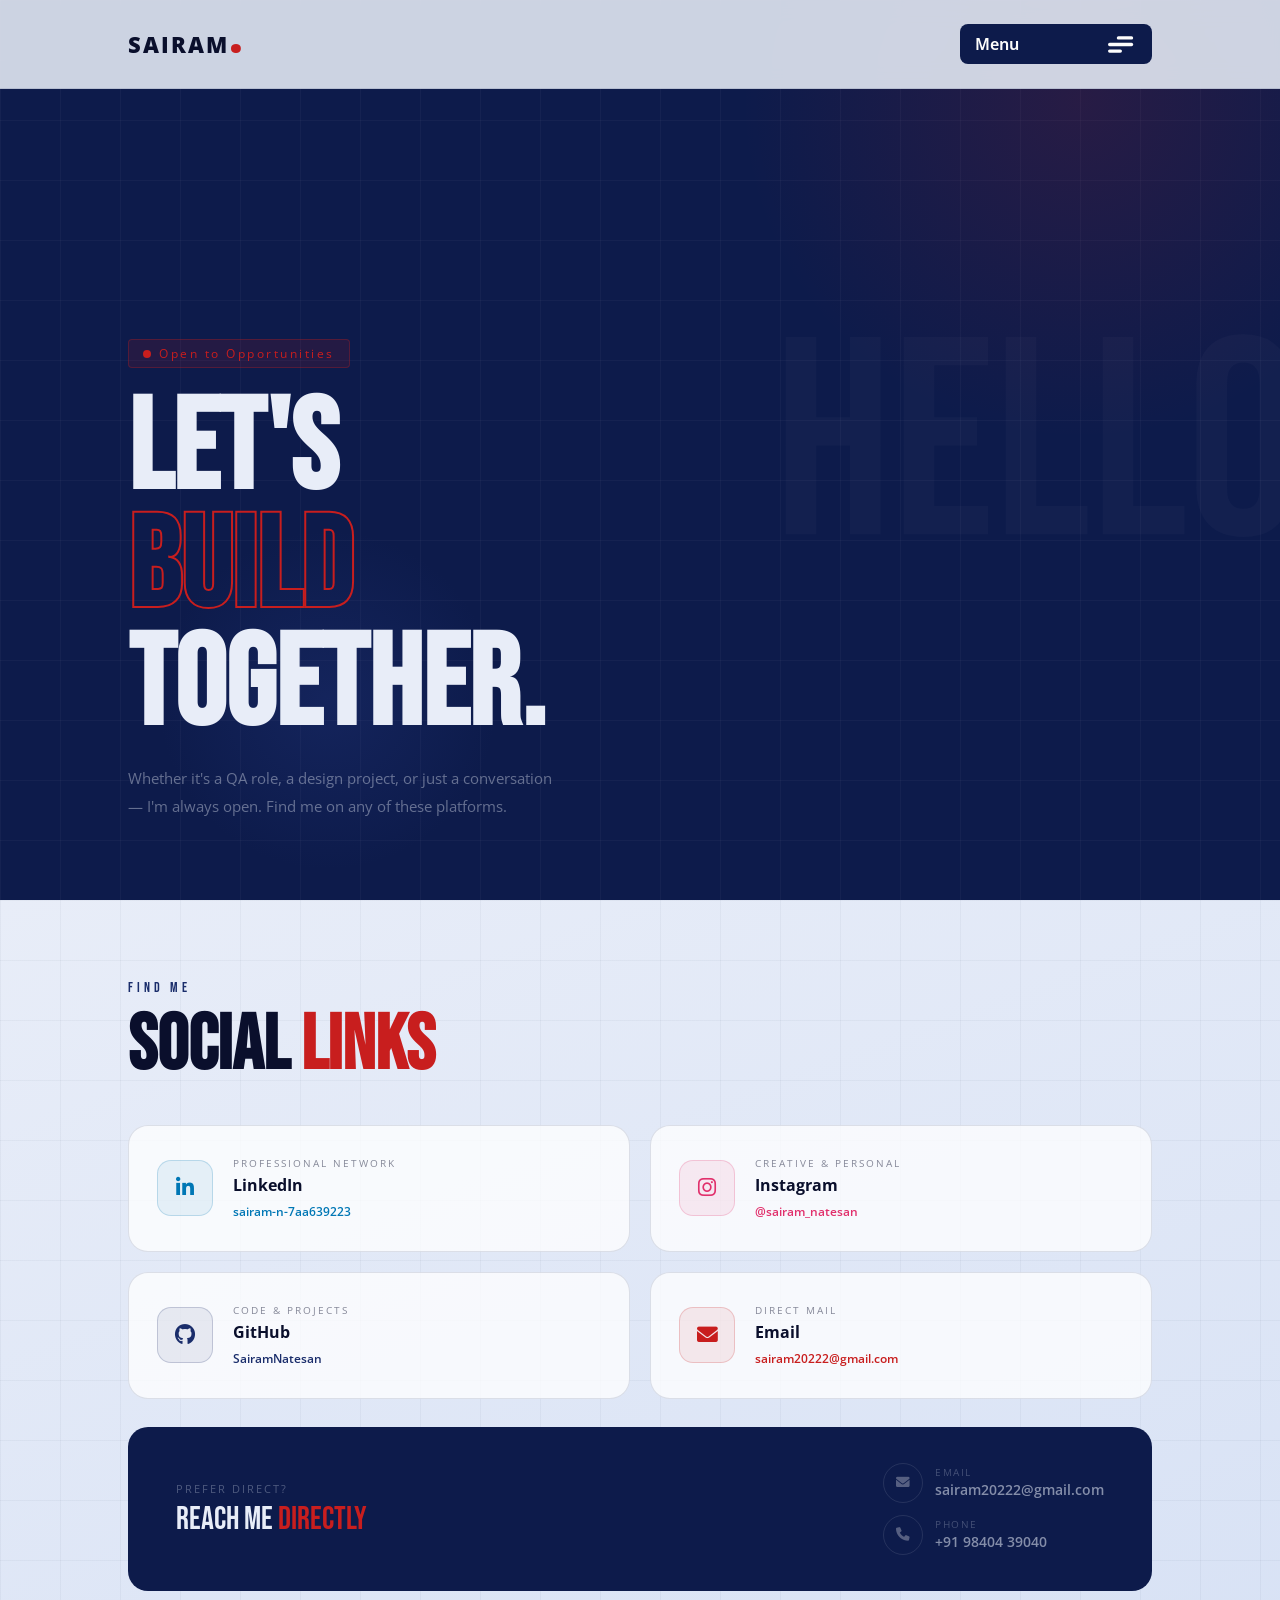
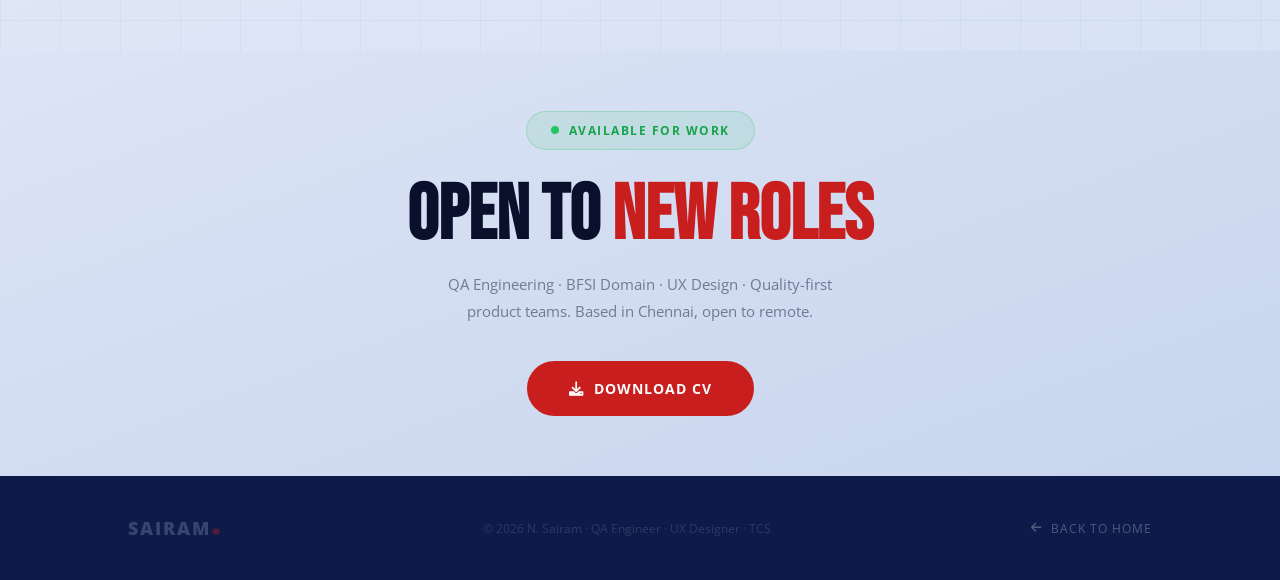
<file: social.html>
<!DOCTYPE html>
<html lang="en">
<head>
  <meta charset="UTF-8">
  <meta name="viewport" content="width=device-width, initial-scale=1.0">
  <title>Sairam — Connect</title>
  <link rel="stylesheet" href="https://cdnjs.cloudflare.com/ajax/libs/font-awesome/6.0.0-beta3/css/all.min.css">
  <link rel="preconnect" href="https://fonts.googleapis.com">
  <link href="https://fonts.googleapis.com/css2?family=Bebas+Neue&family=Open+Sans:wght@400;600;700;800&display=swap" rel="stylesheet">
  <style>
    *, *::before, *::after { padding: 0; margin: 0; outline: none; border: none; box-sizing: border-box; }
    :root {
      --ink:         #0a0f2c;
      --paper:       #e8edf8;
      --red:         rgb(200, 30, 30);
      --navy:        #0d1b4b;
      --navy-mid:    #1a2d6b;
      --muted:       rgba(10,15,44,0.48);
      --card-border: rgba(13,27,75,0.12);
    }
    html { scroll-behavior: smooth; }
    body { background: var(--paper); color: var(--ink); font-family: 'Open Sans', sans-serif; overflow-x: hidden; }
 
    header {
      position: fixed; top: 0; left: 0; right: 0; z-index: 100;
      display: flex; align-items: center; justify-content: space-between;
      padding: 24px 10%;
      background: rgba(232,237,248,0.88); backdrop-filter: blur(12px);
      border-bottom: 1px solid var(--card-border);
    }
    .logo { font-family: 'Open Sans', sans-serif; font-size: 22px; font-weight: 800; letter-spacing: 2px; text-transform: uppercase; color: var(--ink); text-decoration: none; }
    .logo span { font-size: 48px; color: var(--red); line-height: 0.2; }
    .main { font-family: 'Open Sans', sans-serif; font-weight: 650; font-size: 16px; color: rgb(253,253,252); background-color: var(--navy); padding: 3px 15px; border-radius: 8px; display: flex; align-items: center; height: 2.5rem; width: 12rem; position: relative; cursor: pointer; justify-content: space-between; }
    .hamburger { display: flex; align-items: center; width: 35px; height: 35px; cursor: pointer; }
    .hamburger svg { height: 100%; width: 100%; transition: transform 600ms cubic-bezier(0.4,0,0.2,1); }
    .line { fill: none; stroke: rgb(253,253,252); stroke-linecap: round; stroke-linejoin: round; stroke-width: 3; transition: stroke-dasharray 600ms cubic-bezier(0.4,0,0.2,1), stroke-dashoffset 600ms cubic-bezier(0.4,0,0.2,1); }
    .line-top-bottom { stroke-dasharray: 12 63; }
    .inp { display: none; }
    .inp:not(:checked) + .hamburger svg { transform: rotate(-45deg); }
    .inp:not(:checked) + .hamburger svg .line-top-bottom { stroke-dasharray: 20 300; stroke-dashoffset: -32.42; }
    .menu-container { background-color: rgb(253,253,252); border-radius: 10px; position: absolute; width: 100%; left: 0; top: 130%; overflow: hidden; clip-path: inset(0% 0% 0% 0% round 10px); transition: all 0.4s; z-index: 100; }
    .menu-list { --delay: 0.2s; --trdelay: 0.15s; padding: 8px 10px; transition: background-color 0.2s; position: relative; transform: translateY(30px); opacity: 0; cursor: pointer; font-family: 'Open Sans', sans-serif; font-size: 15px; color: var(--navy); }
    .menu-list::after { content: ""; position: absolute; top: 100%; left: 50%; transform: translateX(-50%); height: 1px; background-color: rgba(0,0,0,0.1); width: 95%; }
    .menu-list:hover { background-color: rgb(213,220,240); }
    .inp:checked ~ .menu-container { clip-path: inset(10% 50% 90% 50% round 10px); }
    .inp:not(:checked) ~ .menu-container .menu-list { transform: translateY(0); opacity: 1; }
    .inp:not(:checked) ~ .menu-container .menu-list:nth-child(1) { transition: transform 0.2s var(--delay), opacity 0.2s var(--delay); }
    .inp:not(:checked) ~ .menu-container .menu-list:nth-child(2) { transition: transform 0.2s calc(var(--delay) + var(--trdelay)*1), opacity 0.2s calc(var(--delay) + var(--trdelay)*1); }
    .inp:not(:checked) ~ .menu-container .menu-list:nth-child(3) { transition: transform 0.2s calc(var(--delay) + var(--trdelay)*2), opacity 0.2s calc(var(--delay) + var(--trdelay)*2); }
    .inp:not(:checked) ~ .menu-container .menu-list:nth-child(4) { transition: transform 0.2s calc(var(--delay) + var(--trdelay)*3), opacity 0.2s calc(var(--delay) + var(--trdelay)*3); }
 
    .connect-hero {
      min-height: 100vh; background: var(--navy);
      position: relative; overflow: hidden;
      display: flex; flex-direction: column; justify-content: flex-end;
      padding: 0 10% 80px;
    }
    .connect-hero::before {
      content: ''; position: absolute; inset: 0;
      background-image: linear-gradient(rgba(255,255,255,0.03) 1px, transparent 1px), linear-gradient(90deg, rgba(255,255,255,0.03) 1px, transparent 1px);
      background-size: 60px 60px; pointer-events: none;
    }
    .hero-glow { position: absolute; width: 800px; height: 800px; border-radius: 50%; background: radial-gradient(circle, rgba(200,30,30,0.14) 0%, transparent 60%); top: -300px; right: -200px; pointer-events: none; }
    .hero-glow-2 { position: absolute; width: 400px; height: 400px; border-radius: 50%; background: radial-gradient(circle, rgba(42,64,144,0.25) 0%, transparent 60%); bottom: 0; left: 10%; pointer-events: none; }
    .hero-bg-text { position: absolute; right: -20px; top: 50%; transform: translateY(-50%); font-family: 'Bebas Neue', sans-serif; font-size: 22vw; color: rgba(255,255,255,0.025); line-height: 1; pointer-events: none; white-space: nowrap; user-select: none; }
    .hero-eyebrow { display: inline-flex; align-items: center; gap: 8px; background: rgba(200,30,30,0.12); border: 1px solid rgba(200,30,30,0.3); color: var(--red); font-size: 0.72rem; letter-spacing: 2.5px; padding: 6px 14px; border-radius: 4px; width: fit-content; margin-bottom: 24px; position: relative; z-index: 1; opacity: 0; animation: bottomIn 1.2s ease forwards 0.2s; }
    .hero-eyebrow::before { content: ''; width: 8px; height: 8px; border-radius: 50%; background: var(--red); animation: blink 1.2s infinite; }
    .connect-hero h1 { font-family: 'Bebas Neue', sans-serif; font-size: clamp(4rem, 10vw, 9rem); line-height: 0.92; color: var(--paper); position: relative; z-index: 1; opacity: 0; animation: bottomIn 1.2s ease forwards 0.3s; }
    .connect-hero h1 .outline { color: transparent; -webkit-text-stroke: 2px var(--red); }
    .hero-sub-dark { font-size: 0.95rem; color: rgba(232,237,248,0.4); line-height: 1.8; max-width: 440px; margin-top: 20px; position: relative; z-index: 1; opacity: 0; animation: bottomIn 1.2s ease forwards 0.4s; }
 
    /* ── LINKS SECTION — tight even padding ── */
    .links-section {
      padding: 80px 10% 60px;
      background: linear-gradient(160deg, var(--paper) 0%, #d8e2f5 100%);
      position: relative; overflow: hidden;
    }
    .links-section::before {
      content: ''; position: absolute; inset: 0;
      background-image: linear-gradient(rgba(13,27,75,0.04) 1px, transparent 1px), linear-gradient(90deg, rgba(13,27,75,0.04) 1px, transparent 1px);
      background-size: 60px 60px; pointer-events: none;
    }
    .qa-label { font-family: 'Bebas Neue', sans-serif; font-size: 0.85rem; letter-spacing: 4px; color: var(--navy-mid); text-transform: uppercase; margin-bottom: 12px; display: block; }
    .section-title { font-family: 'Bebas Neue', sans-serif; font-size: clamp(2.5rem, 6vw, 5rem); color: var(--ink); line-height: 1; margin-bottom: 40px; }
    .section-title span { color: var(--red); }
 
    /* ── SOCIAL GRID — fixed equal rows ── */
    .social-grid {
      display: grid;
      grid-template-columns: repeat(2, 1fr);
      grid-auto-rows: 1fr;           /* all rows same height */
      gap: 20px;
      margin-bottom: 28px;
    }
    .social-card {
      background: rgba(255,255,255,0.75);
      border: 1px solid var(--card-border);
      border-radius: 20px; padding: 30px 28px;
      display: flex; align-items: center; gap: 20px;
      text-decoration: none; color: var(--ink);
      position: relative; overflow: hidden;
      transition: all 0.35s ease;
    }
    .social-card::before { content: ''; position: absolute; top: 0; left: 0; right: 0; height: 3px; transform: scaleX(0); transform-origin: left; transition: transform 0.4s ease; }
    .social-card:hover { transform: translateY(-5px); }
    .social-card:hover::before { transform: scaleX(1); }
 
    .card-linkedin::before  { background: linear-gradient(90deg, #0077b5, transparent); }
    .card-linkedin:hover    { border-color: rgba(0,119,181,0.3); box-shadow: 0 16px 50px rgba(0,119,181,0.1); }
    .card-linkedin .social-icon-wrap { background: rgba(0,119,181,0.08); border-color: rgba(0,119,181,0.2); color: #0077b5; }
    .card-linkedin .social-handle, .card-linkedin .social-arrow { color: #0077b5; }
 
    .card-instagram::before { background: linear-gradient(90deg, #e1306c, transparent); }
    .card-instagram:hover   { border-color: rgba(225,48,108,0.3); box-shadow: 0 16px 50px rgba(225,48,108,0.1); }
    .card-instagram .social-icon-wrap { background: rgba(225,48,108,0.08); border-color: rgba(225,48,108,0.2); color: #e1306c; }
    .card-instagram .social-handle, .card-instagram .social-arrow { color: #e1306c; }
 
    .card-github::before    { background: linear-gradient(90deg, var(--navy-mid), transparent); }
    .card-github:hover      { border-color: rgba(26,45,107,0.3); box-shadow: 0 16px 50px rgba(26,45,107,0.1); }
    .card-github .social-icon-wrap { background: rgba(26,45,107,0.08); border-color: rgba(26,45,107,0.2); color: var(--navy-mid); }
    .card-github .social-handle, .card-github .social-arrow { color: var(--navy-mid); }
 
    .card-email::before     { background: linear-gradient(90deg, var(--red), transparent); }
    .card-email:hover       { border-color: rgba(200,30,30,0.3); box-shadow: 0 16px 50px rgba(200,30,30,0.1); }
    .card-email .social-icon-wrap { background: rgba(200,30,30,0.08); border-color: rgba(200,30,30,0.2); color: var(--red); }
    .card-email .social-handle, .card-email .social-arrow { color: var(--red); }
 
    .social-icon-wrap { width: 56px; height: 56px; border-radius: 14px; border: 1px solid; flex-shrink: 0; display: flex; align-items: center; justify-content: center; font-size: 1.3rem; transition: transform 0.3s; }
    .social-card:hover .social-icon-wrap { transform: scale(1.08) rotate(-4deg); }
    .social-text { flex: 1; }
    .social-platform { font-size: 0.63rem; letter-spacing: 2px; text-transform: uppercase; color: var(--muted); margin-bottom: 4px; display: block; }
    .social-name { font-weight: 700; font-size: 1rem; color: var(--ink); margin-bottom: 3px; }
    .social-handle { font-size: 0.78rem; font-weight: 600; }
    .social-arrow { font-size: 1rem; opacity: 0; transform: translate(-6px, 6px); transition: all 0.3s; }
    .social-card:hover .social-arrow { opacity: 1; transform: translate(0, 0); }
 
    /* ── CONTACT STRIP ── */
    .contact-strip {
      background: var(--navy); border-radius: 20px;
      padding: 36px 48px;
      display: flex; align-items: center;
      justify-content: space-between; gap: 24px; flex-wrap: wrap;
    }
    .strip-left { flex: 1; min-width: 200px; }
    .strip-label { font-size: 0.68rem; letter-spacing: 2px; text-transform: uppercase; color: rgba(232,237,248,0.3); margin-bottom: 8px; display: block; }
    .strip-title { font-family: 'Bebas Neue', sans-serif; font-size: 2rem; color: var(--paper); line-height: 1; }
    .strip-title span { color: var(--red); }
    .strip-right { display: flex; flex-direction: column; gap: 12px; }
    .contact-link { display: flex; align-items: center; gap: 12px; text-decoration: none; transition: all 0.3s; }
    .contact-icon { width: 40px; height: 40px; border: 1px solid rgba(255,255,255,0.1); border-radius: 50%; display: flex; align-items: center; justify-content: center; font-size: 0.85rem; color: rgba(255,255,255,0.3); transition: all 0.3s; flex-shrink: 0; }
    .contact-info { display: flex; flex-direction: column; gap: 1px; }
    .contact-type { font-size: 0.6rem; letter-spacing: 1.5px; text-transform: uppercase; color: rgba(232,237,248,0.25); }
    .contact-val { font-size: 0.85rem; color: rgba(232,237,248,0.55); font-weight: 600; transition: color 0.3s; }
    .contact-link:hover .contact-icon { border-color: var(--red); color: var(--red); }
    .contact-link:hover .contact-val { color: var(--paper); }
 
    /* ── AVAILABILITY ── */
    .avail-section {
      padding: 60px 10%;
      background: linear-gradient(160deg, #dce4f5 0%, #c8d5ee 100%);
      text-align: center;
    }
    .avail-pill { display: inline-flex; align-items: center; gap: 10px; background: rgba(34,197,94,0.1); border: 1px solid rgba(34,197,94,0.25); color: #16a34a; border-radius: 100px; font-size: 0.78rem; font-weight: 700; letter-spacing: 1.5px; text-transform: uppercase; padding: 10px 24px; margin-bottom: 28px; }
    .avail-dot { width: 8px; height: 8px; border-radius: 50%; background: #22c55e; animation: blink 1.2s infinite; }
    .avail-heading { font-family: 'Bebas Neue', sans-serif; font-size: clamp(2.5rem, 6vw, 5rem); color: var(--ink); line-height: 1; margin-bottom: 16px; }
    .avail-heading span { color: var(--red); }
    .avail-sub { font-size: 0.95rem; color: var(--muted); max-width: 440px; margin: 0 auto 36px; line-height: 1.8; }
    .avail-cta { display: inline-flex; align-items: center; gap: 10px; background: var(--red); color: #fdfcfc; font-size: 0.9rem; font-weight: 700; letter-spacing: 1px; text-transform: uppercase; text-decoration: none; padding: 16px 40px; border-radius: 100px; transition: 0.3s; border: 2px solid var(--red); }
    .avail-cta:hover { background: transparent; color: var(--red); }
 
    .site-footer { background: var(--navy); padding: 40px 10%; display: flex; align-items: center; justify-content: space-between; flex-wrap: wrap; gap: 16px; }
    .footer-logo { font-family: 'Open Sans', sans-serif; font-size: 18px; font-weight: 800; letter-spacing: 2px; color: rgba(232,237,248,0.2); text-decoration: none; text-transform: uppercase; }
    .footer-logo span { font-size: 36px; color: rgba(200,30,30,0.35); line-height: 0.2; }
    .footer-copy { font-size: 0.75rem; color: rgba(232,237,248,0.15); }
    .footer-back { display: inline-flex; align-items: center; gap: 8px; font-size: 0.75rem; color: rgba(232,237,248,0.3); text-decoration: none; letter-spacing: 1px; text-transform: uppercase; transition: color 0.3s; }
    .footer-back:hover { color: var(--red); }
 
    .reveal { opacity: 0; transform: translateY(40px); transition: opacity 0.8s ease, transform 0.8s ease; }
    .reveal.visible { opacity: 1; transform: translateY(0); }
    .reveal-delay-1 { transition-delay: 0.1s; } .reveal-delay-2 { transition-delay: 0.2s; }
    .reveal-delay-3 { transition-delay: 0.3s; } .reveal-delay-4 { transition-delay: 0.4s; }
 
 
    /* avail section — CSS animation so it never creates invisible layout gaps */
    .avail-anim {
      opacity: 1;
      transform: none;
    }
    @keyframes bottomIn { from { transform: translateY(60px); opacity: 0; } to { transform: translateY(0); opacity: 1; } }
    @keyframes blink { 0%, 100% { opacity: 1; } 50% { opacity: 0; } }
 
    @media (max-width: 768px) {
      .social-grid { grid-template-columns: 1fr; }
      header { padding: 20px 5%; }
      .links-section, .avail-section { padding: 60px 5%; }
      .contact-strip { flex-direction: column; padding: 28px 24px; }
      .connect-hero { padding: 0 5% 60px; }
      .site-footer { padding: 30px 5%; flex-direction: column; text-align: center; }
    }
  </style>
</head>
<body>
 
  <header>
    <a class="logo" href="index.html">Sairam<span>.</span></a>
    <label class="main">
      Menu
      <input class="inp" checked type="checkbox" />
      <div class="hamburger">
        <svg viewBox="0 0 32 32">
          <path class="line line-top-bottom" d="M27 10 13 10C10.8 10 9 8.2 9 6 9 3.5 10.8 2 13 2 15.2 2 17 3.8 17 6L17 26C17 28.2 18.8 30 21 30 23.2 30 25 28.2 25 26 25 23.8 23.2 22 21 22L7 22"></path>
          <path class="line" d="M7 16 27 16"></path>
        </svg>
      </div>
      <section class="menu-container">
        <div class="menu-list" onclick="window.location='index.html'">Home</div>
        <div class="menu-list" onclick="window.location='designer.html'">The Designer</div>
        <div class="menu-list" onclick="window.location='qaengineer.html'">The QA Engineer</div>
        <div class="menu-list" onclick="window.location='portfolio.html'">Portfolio</div>
      </section>
    </label>
  </header>
 
  <section class="connect-hero">
    <div class="hero-glow"></div>
    <div class="hero-glow-2"></div>
    <div class="hero-bg-text">HELLO</div>
    <span class="hero-eyebrow">Open to Opportunities</span>
    <h1>Let's<br><span class="outline">Build</span><br>Together.</h1>
    <p class="hero-sub-dark">Whether it's a QA role, a design project, or just a conversation — I'm always open. Find me on any of these platforms.</p>
  </section>
 
  <section class="links-section">
    <span class="qa-label reveal">Find Me</span>
    <h2 class="section-title reveal">Social <span>Links</span></h2>
 
    <div class="social-grid">
      <a href="https://www.linkedin.com/in/sairam-n-7aa639223/" target="_blank" class="social-card card-linkedin reveal reveal-delay-1">
        <div class="social-icon-wrap"><i class="fa-brands fa-linkedin-in"></i></div>
        <div class="social-text">
          <span class="social-platform">Professional Network</span>
          <div class="social-name">LinkedIn</div>
          <span class="social-handle">sairam-n-7aa639223</span>
        </div>
        <i class="fas fa-arrow-up-right social-arrow"></i>
      </a>
 
      <a href="https://www.instagram.com/sairam_natesan/" target="_blank" class="social-card card-instagram reveal reveal-delay-2">
        <div class="social-icon-wrap"><i class="fa-brands fa-instagram"></i></div>
        <div class="social-text">
          <span class="social-platform">Creative & Personal</span>
          <div class="social-name">Instagram</div>
          <span class="social-handle">@sairam_natesan</span>
        </div>
        <i class="fas fa-arrow-up-right social-arrow"></i>
      </a>
 
      <a href="https://github.com/SairamNatesan" target="_blank" class="social-card card-github reveal reveal-delay-3">
        <div class="social-icon-wrap"><i class="fa-brands fa-github"></i></div>
        <div class="social-text">
          <span class="social-platform">Code & Projects</span>
          <div class="social-name">GitHub</div>
          <span class="social-handle">SairamNatesan</span>
        </div>
        <i class="fas fa-arrow-up-right social-arrow"></i>
      </a>
 
      <a href="mailto:sairam20222@gmail.com" class="social-card card-email reveal reveal-delay-4">
        <div class="social-icon-wrap"><i class="fas fa-envelope"></i></div>
        <div class="social-text">
          <span class="social-platform">Direct Mail</span>
          <div class="social-name">Email</div>
          <span class="social-handle">sairam20222@gmail.com</span>
        </div>
        <i class="fas fa-arrow-up-right social-arrow"></i>
      </a>
    </div>
 
    <div class="contact-strip reveal">
      <div class="strip-left">
        <span class="strip-label">Prefer Direct?</span>
        <div class="strip-title">Reach Me <span>Directly</span></div>
      </div>
      <div class="strip-right">
        <a href="mailto:sairam20222@gmail.com" class="contact-link">
          <div class="contact-icon"><i class="fas fa-envelope"></i></div>
          <div class="contact-info">
            <span class="contact-type">Email</span>
            <span class="contact-val">sairam20222@gmail.com</span>
          </div>
        </a>
        <a href="tel:+919840439040" class="contact-link">
          <div class="contact-icon"><i class="fas fa-phone"></i></div>
          <div class="contact-info">
            <span class="contact-type">Phone</span>
            <span class="contact-val">+91 98404 39040</span>
          </div>
        </a>
      </div>
    </div>
  </section>
 
  <section class="avail-section">
    <div class="avail-pill avail-anim"><div class="avail-dot"></div> Available for Work</div>
    <h2 class="avail-heading avail-anim">Open to <span>New Roles</span></h2>
    <p class="avail-sub avail-anim">QA Engineering · BFSI Domain · UX Design · Quality-first product teams. Based in Chennai, open to remote.</p>
    <a href="Sairam N_Resume.pdf" download class="avail-cta avail-anim"><i class="fas fa-download"></i> Download CV</a>
  </section>
 
  <footer class="site-footer">
    <a href="index.html" class="footer-logo">Sairam<span>.</span></a>
    <span class="footer-copy">© 2026 N. Sairam · QA Engineer · UX Designer · TCS</span>
    <a href="index.html" class="footer-back"><i class="fas fa-arrow-left"></i> Back to Home</a>
  </footer>
 
  <script>
    const reveals = document.querySelectorAll('.reveal');
    const observer = new IntersectionObserver((entries) => {
      entries.forEach(entry => {
        if (entry.isIntersecting) { entry.target.classList.add('visible'); observer.unobserve(entry.target); }
      });
    }, { threshold: 0, rootMargin: '0px 0px 100px 0px' });
    reveals.forEach(el => observer.observe(el));
  </script>
</body>
</html>
</file>
